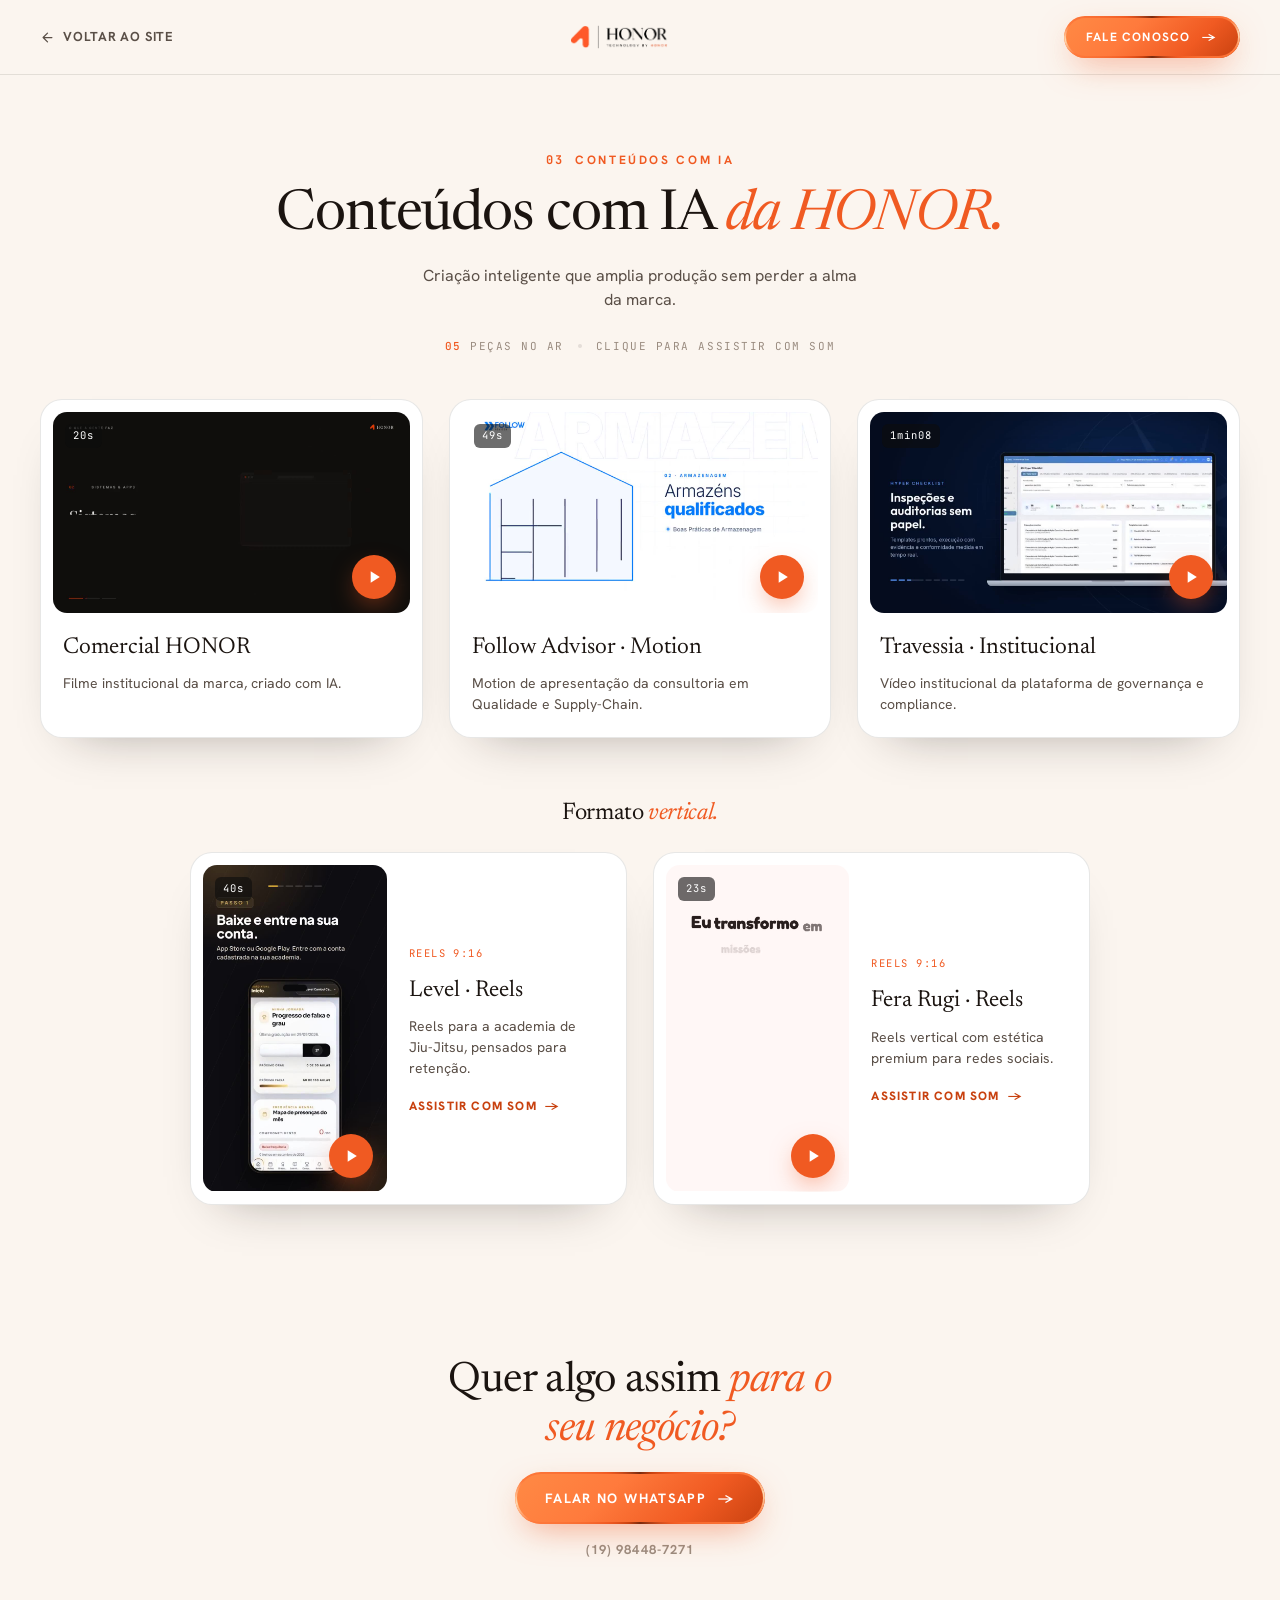
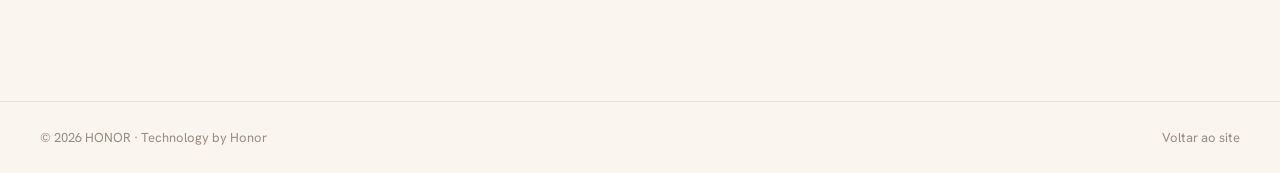
<file: conteudos-ia.html>
<!DOCTYPE html>
<html lang="pt-BR">
<head>
<meta charset="UTF-8" />
<meta name="viewport" content="width=device-width, initial-scale=1.0" />
<title>Conteúdos com IA · HONOR</title>
<meta name="description" content="Conteúdos criados com IA pela HONOR — criação inteligente que amplia produção sem perder a alma da marca." />
<link rel="preconnect" href="https://fonts.googleapis.com" />
<link rel="preconnect" href="https://fonts.gstatic.com" crossorigin />
<link href="https://fonts.googleapis.com/css2?family=Newsreader:ital,opsz,wght@0,6..72,400;0,6..72,500;0,6..72,600;1,6..72,400;1,6..72,500&family=Hanken+Grotesk:wght@400;500;700;800&family=JetBrains+Mono:wght@400;500&display=swap" rel="stylesheet" />
<link rel="stylesheet" href="styles.css" />
<link rel="stylesheet" href="gallery.css" />
<link rel="stylesheet" href="portfolio.css" />
</head>
<body>

<!-- Cabeçalho enxuto: as galerias são destino, não a home. O nav e o rodapé
     completos vivem só no index.html — copiá-los aqui criaria quatro cópias
     para manter. -->
<header class="gx-head">
  <div class="wrap gx-head-in">
    <a class="gx-back" href="index.html">
      <svg width="15" height="15" viewBox="0 0 24 24" fill="none" stroke="currentColor" stroke-width="2" stroke-linecap="round" stroke-linejoin="round" aria-hidden="true"><path d="M19 12H5M12 19l-7-7 7-7"/></svg>
      Voltar ao site
    </a>
    <a class="gx-logo" href="index.html" aria-label="HONOR — página inicial">
      <img src="assets/logo-full.png" alt="HONOR" />
    </a>
    <a class="btn btn-fill gx-cta" href="https://wa.me/5519984487271?text=Ol%C3%A1%21%20Vim%20pelo%20site%20da%20HONOR%20e%20gostaria%20de%20falar%20sobre%20um%20projeto." target="_blank" rel="noopener">Fale conosco <span class="ar">&rarr;</span></a>
  </div>
</header>

<main class="gx-main">
  <div class="wrap gx-hero">
    <span class="eyebrow reveal"><i class="gx-num">03</i> Conteúdos com IA</span>
    <h1 class="h2 reveal d1">Conteúdos com IA <span class="ital">da HONOR.</span></h1>
    <p class="lead reveal d2">Criação inteligente que amplia produção sem perder a alma da marca.</p>
    <div class="gx-meta reveal d3">
      <span><b>05</b> peças no ar</span>
      <span class="gx-sep" aria-hidden="true"></span>
      <span>Clique para assistir com som</span>
    </div>
  </div>

  <!-- Cada peça toca muda ao passar o mouse; o clique abre o vídeo com som no lightbox.
       Para uma peça nova: comprimir em assets/ia (mp4 + webm + jpg de capa) e copiar um .ia-card. -->
  <div class="wrap ia-wrap">
    <div class="ia-row">
    <button class="ia-card reveal d1" type="button" data-play="honor-comercial" data-ratio="16/9" aria-label="Assistir Comercial HONOR com som">
      <span class="ia-media">
          <video muted loop playsinline preload="none" poster="assets/ia/honor-comercial.jpg" data-hover>
            <source src="assets/ia/honor-comercial.webm" type="video/webm" />
            <source src="assets/ia/honor-comercial.mp4" type="video/mp4" />
          </video>
        <span class="ia-play" aria-hidden="true"><svg width="20" height="20" viewBox="0 0 24 24" fill="currentColor"><path d="M8 5v14l11-7z"/></svg></span>
        <span class="ia-dur">20s</span>
      </span>
      <span class="ia-t">Comercial HONOR</span>
      <span class="ia-d">Filme institucional da marca, criado com IA.</span>
    </button>
    <button class="ia-card reveal d2" type="button" data-play="follow-advisor" data-ratio="16/9" aria-label="Assistir Follow Advisor · Motion com som">
      <span class="ia-media">
          <video muted loop playsinline preload="none" poster="assets/ia/follow-advisor.jpg" data-hover>
            <source src="assets/ia/follow-advisor.webm" type="video/webm" />
            <source src="assets/ia/follow-advisor.mp4" type="video/mp4" />
          </video>
        <span class="ia-play" aria-hidden="true"><svg width="20" height="20" viewBox="0 0 24 24" fill="currentColor"><path d="M8 5v14l11-7z"/></svg></span>
        <span class="ia-dur">49s</span>
      </span>
      <span class="ia-t">Follow Advisor · Motion</span>
      <span class="ia-d">Motion de apresentação da consultoria em Qualidade e Supply-Chain.</span>
    </button>
    <button class="ia-card reveal d3" type="button" data-play="travessia" data-ratio="16/9" aria-label="Assistir Travessia · Institucional com som">
      <span class="ia-media">
          <video muted loop playsinline preload="none" poster="assets/ia/travessia.jpg" data-hover>
            <source src="assets/ia/travessia.webm" type="video/webm" />
            <source src="assets/ia/travessia.mp4" type="video/mp4" />
          </video>
        <span class="ia-play" aria-hidden="true"><svg width="20" height="20" viewBox="0 0 24 24" fill="currentColor"><path d="M8 5v14l11-7z"/></svg></span>
        <span class="ia-dur">1min08</span>
      </span>
      <span class="ia-t">Travessia · Institucional</span>
      <span class="ia-d">Vídeo institucional da plataforma de governança e compliance.</span>
    </button>
    </div>
    <h2 class="ia-sub reveal">Formato <span class="ital">vertical.</span></h2>
    <div class="ia-row ia-row--v">
    <button class="ia-card ia-card--v reveal d1" type="button" data-play="level-reels" data-ratio="9/16" aria-label="Assistir Level · Reels com som">
      <span class="ia-media">
          <video muted loop playsinline preload="none" poster="assets/ia/level-reels.jpg" data-hover>
            <source src="assets/ia/level-reels.webm" type="video/webm" />
            <source src="assets/ia/level-reels.mp4" type="video/mp4" />
          </video>
        <span class="ia-play" aria-hidden="true"><svg width="20" height="20" viewBox="0 0 24 24" fill="currentColor"><path d="M8 5v14l11-7z"/></svg></span>
        <span class="ia-dur">40s</span>
      </span>
      <span class="ia-txt">
        <span class="ia-tag">Reels 9:16</span>
        <span class="ia-t">Level · Reels</span>
        <span class="ia-d">Reels para a academia de Jiu-Jitsu, pensados para retenção.</span>
        <span class="ia-go">Assistir com som <b class="ar">&rarr;</b></span>
      </span>
    </button>
    <button class="ia-card ia-card--v reveal d2" type="button" data-play="fera-rugi" data-ratio="9/16" aria-label="Assistir Fera Rugi · Reels com som">
      <span class="ia-media">
          <video muted loop playsinline preload="none" poster="assets/ia/fera-rugi.jpg" data-hover>
            <source src="assets/ia/fera-rugi.webm" type="video/webm" />
            <source src="assets/ia/fera-rugi.mp4" type="video/mp4" />
          </video>
        <span class="ia-play" aria-hidden="true"><svg width="20" height="20" viewBox="0 0 24 24" fill="currentColor"><path d="M8 5v14l11-7z"/></svg></span>
        <span class="ia-dur">23s</span>
      </span>
      <span class="ia-txt">
        <span class="ia-tag">Reels 9:16</span>
        <span class="ia-t">Fera Rugi · Reels</span>
        <span class="ia-d">Reels vertical com estética premium para redes sociais.</span>
        <span class="ia-go">Assistir com som <b class="ar">&rarr;</b></span>
      </span>
    </button>
    </div>
  </div>

  <div class="ia-lb" id="iaLb" hidden role="dialog" aria-modal="true" aria-label="Player de vídeo">
    <button class="ia-lb-x" type="button" aria-label="Fechar">&times;</button>
    <video id="iaLbVid" controls playsinline></video>
  </div>

  <div class="wrap gx-foot-cta reveal">
    <h2>Quer algo assim <span class="ital">para o seu negócio?</span></h2>
    <a class="btn btn-fill" href="https://wa.me/5519984487271?text=Ol%C3%A1%21%20Vim%20pelo%20site%20da%20HONOR%20e%20gostaria%20de%20falar%20sobre%20um%20projeto." target="_blank" rel="noopener">Falar no WhatsApp <span class="ar">&rarr;</span></a>
    <a class="gx-phone" href="https://wa.me/5519984487271?text=Ol%C3%A1%21%20Vim%20pelo%20site%20da%20HONOR%20e%20gostaria%20de%20falar%20sobre%20um%20projeto." target="_blank" rel="noopener">(19) 98448-7271</a>
  </div>
</main>

<footer class="gx-footer">
  <div class="wrap gx-footer-in">
    <span>&copy; 2026 HONOR · Technology by Honor</span>
    <a href="index.html">Voltar ao site</a>
  </div>
</footer>

<script src="app.js"></script>
<script src="portfolio.js"></script>
<script>
(function(){
  var lb=document.getElementById("iaLb"), v=document.getElementById("iaLbVid"), last=null;
  function close(){ v.pause(); v.removeAttribute("src"); v.load(); lb.hidden=true; document.body.style.overflow=""; if(last) last.focus(); }
  document.querySelectorAll("[data-play]").forEach(function(b){
    b.addEventListener("click", function(){
      last=b; var n=b.dataset.play, r=b.dataset.ratio;
      v.className = r==="9/16" ? "is-v" : "";
      v.src = "assets/ia/"+n+(v.canPlayType('video/mp4; codecs="avc1.42E01E"') ? ".mp4" : ".webm");
      lb.hidden=false; document.body.style.overflow="hidden";
      v.muted=false; var p=v.play(); if(p&&p.catch) p.catch(function(){});
      lb.querySelector(".ia-lb-x").focus();
    });
  });
  lb.addEventListener("click", function(e){ if(e.target!==v) close(); });
  document.addEventListener("keydown", function(e){ if(e.key==="Escape" && !lb.hidden) close(); });
})();
</script>
</body>
</html>
</file>
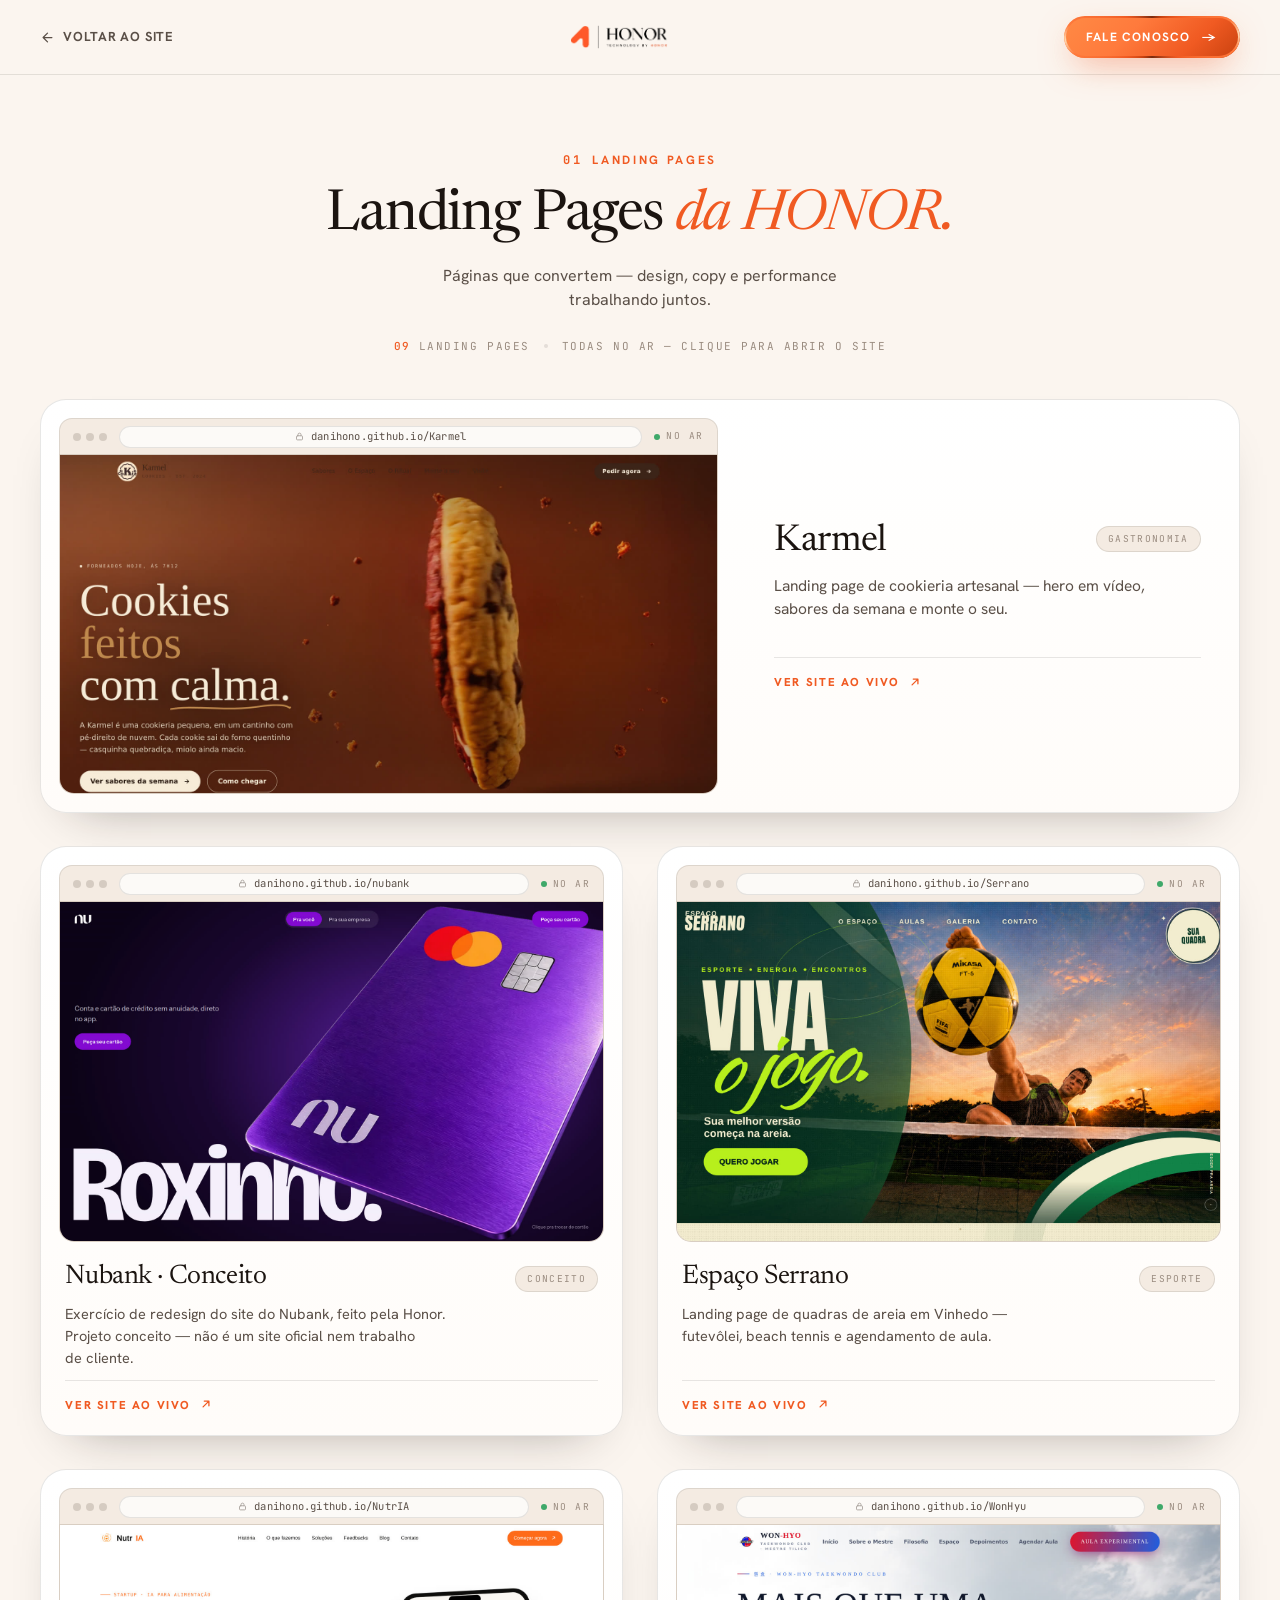
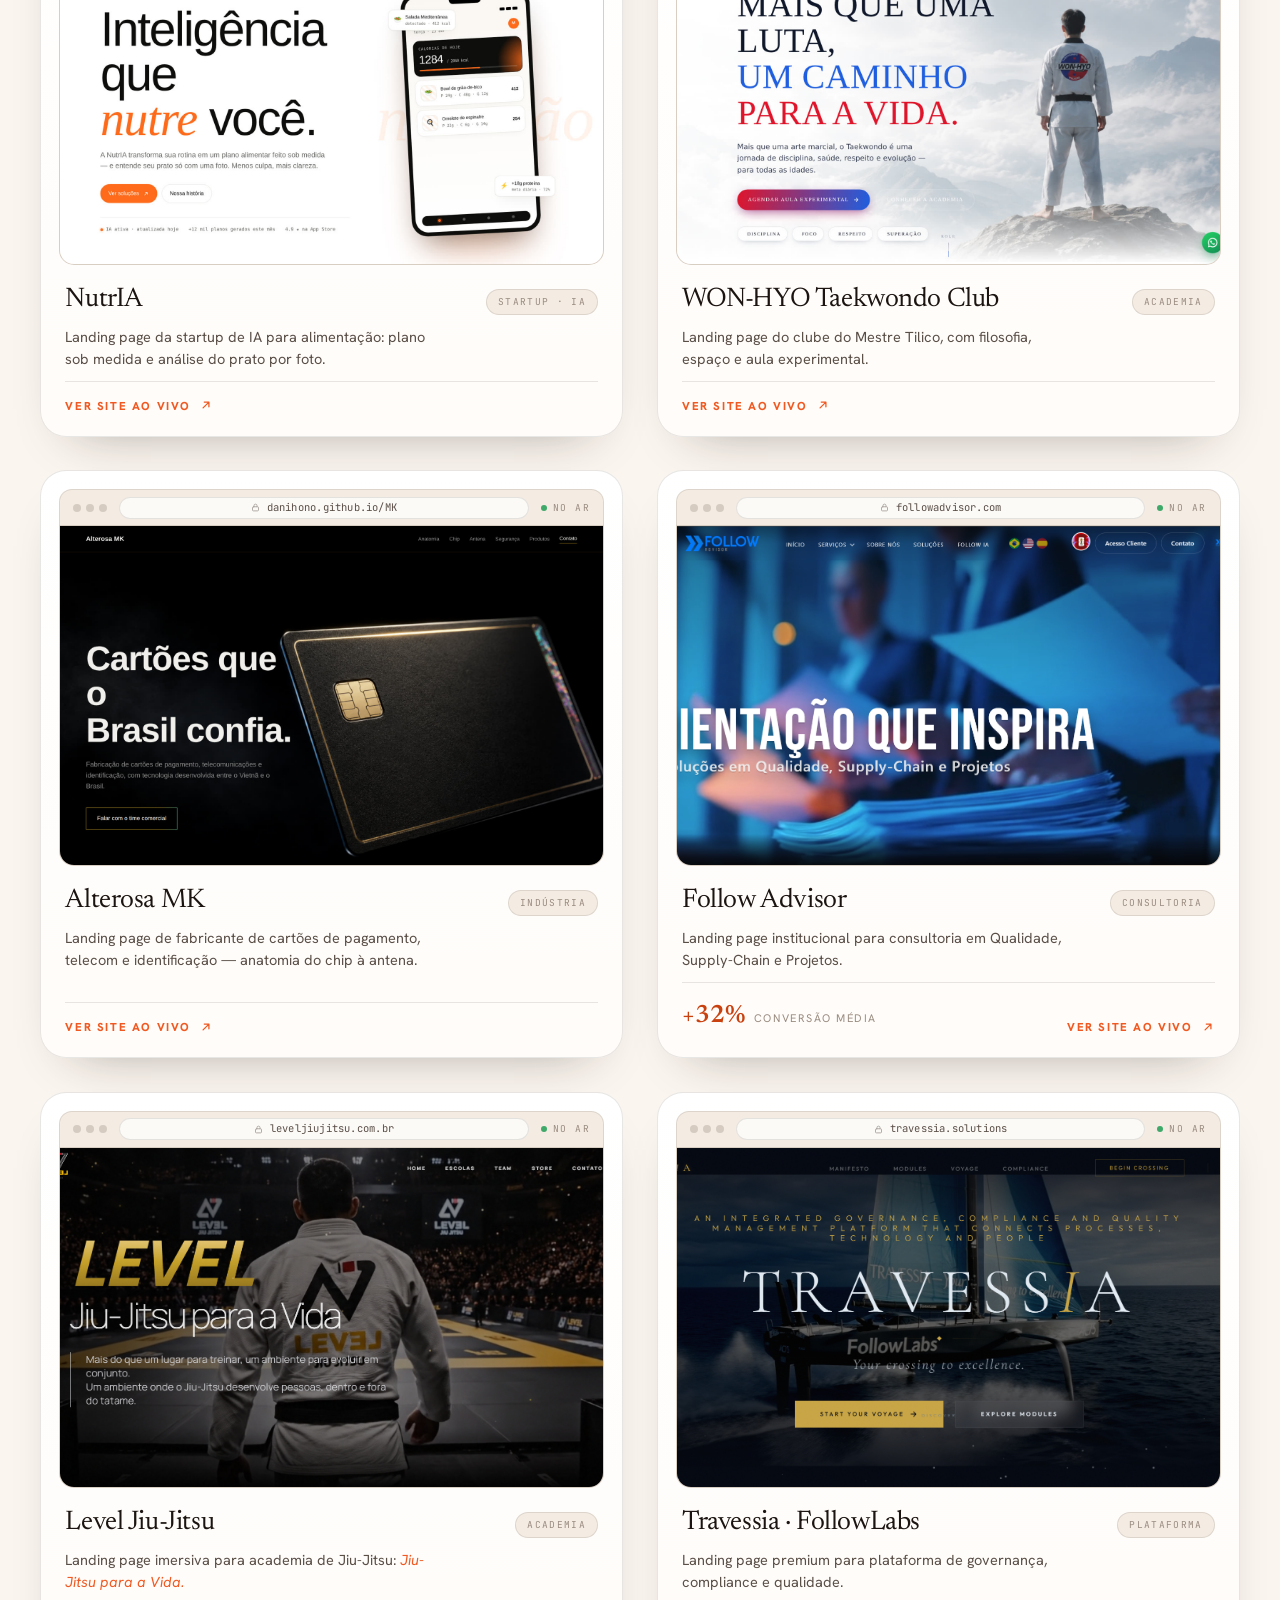
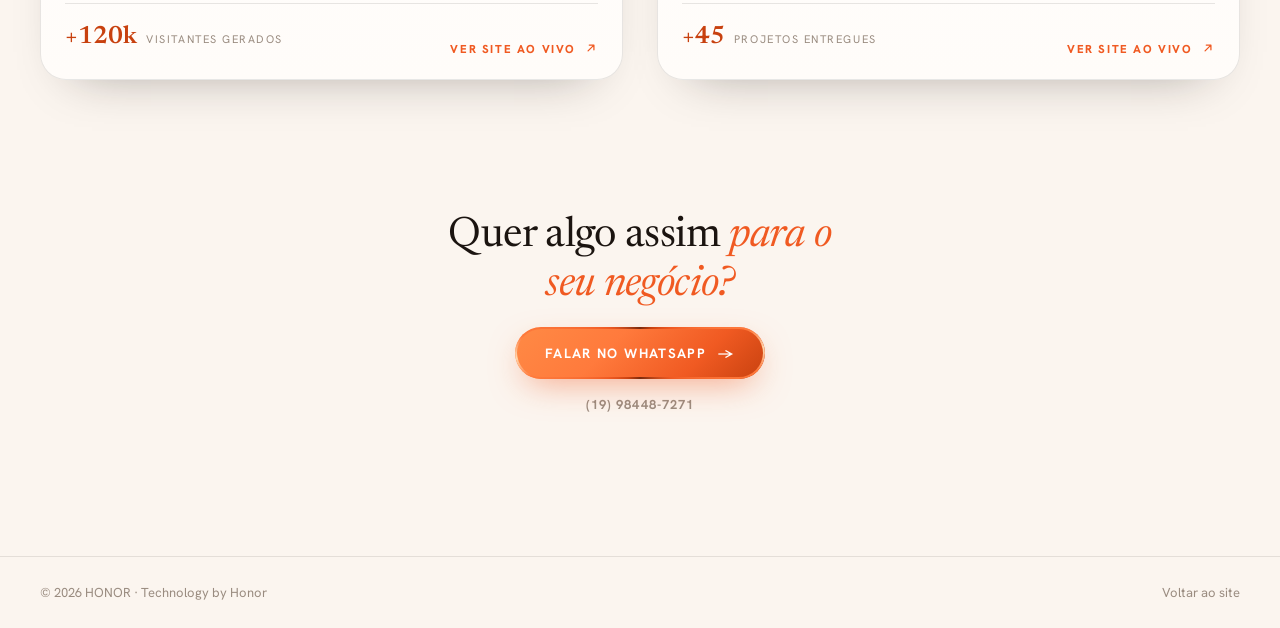
<file: landing-pages.html>
<!DOCTYPE html>
<html lang="pt-BR">
<head>
<meta charset="UTF-8" />
<meta name="viewport" content="width=device-width, initial-scale=1.0" />
<title>Landing Pages · HONOR</title>
<meta name="description" content="Landing pages criadas pela HONOR — páginas que convertem, com design, copy e performance trabalhando juntos." />
<link rel="preconnect" href="https://fonts.googleapis.com" />
<link rel="preconnect" href="https://fonts.gstatic.com" crossorigin />
<link href="https://fonts.googleapis.com/css2?family=Newsreader:ital,opsz,wght@0,6..72,400;0,6..72,500;0,6..72,600;1,6..72,400;1,6..72,500&family=Hanken+Grotesk:wght@400;500;700;800&family=JetBrains+Mono:wght@400;500&display=swap" rel="stylesheet" />
<link rel="stylesheet" href="styles.css" />
<link rel="stylesheet" href="gallery.css" />
</head>
<body>

<!-- Cabeçalho enxuto: as galerias são destino, não a home. O nav e o rodapé
     completos vivem só no index.html — copiá-los aqui criaria quatro cópias
     para manter. -->
<header class="gx-head">
  <div class="wrap gx-head-in">
    <a class="gx-back" href="index.html">
      <svg width="15" height="15" viewBox="0 0 24 24" fill="none" stroke="currentColor" stroke-width="2" stroke-linecap="round" stroke-linejoin="round" aria-hidden="true"><path d="M19 12H5M12 19l-7-7 7-7"/></svg>
      Voltar ao site
    </a>
    <a class="gx-logo" href="index.html" aria-label="HONOR — página inicial">
      <img src="assets/logo-full.png" alt="HONOR" />
    </a>
    <a class="btn btn-fill gx-cta" href="https://wa.me/5519984487271?text=Ol%C3%A1%21%20Vim%20pelo%20site%20da%20HONOR%20e%20gostaria%20de%20falar%20sobre%20um%20projeto." target="_blank" rel="noopener">Fale conosco <span class="ar">&rarr;</span></a>
  </div>
</header>

<main class="gx-main">
  <div class="wrap gx-hero">
    <span class="eyebrow reveal"><i class="gx-num">01</i> Landing Pages</span>
    <h1 class="h2 reveal d1">Landing Pages <span class="ital">da HONOR.</span></h1>
    <p class="lead reveal d2">Páginas que convertem — design, copy e performance trabalhando juntos.</p>
    <div class="gx-meta reveal d3">
      <span><b>09</b> landing pages</span>
      <span class="gx-sep" aria-hidden="true"></span>
      <span>todas no ar — clique para abrir o site</span>
    </div>
  </div>

  <!-- Cada peça é um card-janela: barra com o domínio real, preview da home
       e o card inteiro é o link, abrindo o site em aba nova. Todas as oito
       estão no ar — copie um bloco inteiro para acrescentar a próxima e
       troque href, domínio da .pf-url, título, tag, descrição e o src do
       preview. Um projeto sem link publicado ainda vira <article> com a
       classe is-pending (ver sistemas.html): o card mostra a peça e não
       promete um clique que não existe. -->
  <div class="wrap pf-grid">
    <a class="pf-card reveal d1 pf-card--wide" href="https://danihono.github.io/Karmel/" target="_blank" rel="noopener" aria-label="Abrir Karmel em uma nova aba — danihono.github.io/Karmel">
      <div class="pf-window">
        <div class="pf-bar" aria-hidden="true">
          <span class="pf-dots"><i></i><i></i><i></i></span>
          <span class="pf-url"><svg width="9" height="9" viewBox="0 0 24 24" fill="none" stroke="currentColor" stroke-width="2.4" stroke-linecap="round" stroke-linejoin="round" aria-hidden="true"><rect x="4" y="10" width="16" height="11" rx="2.4"/><path d="M8 10V7a4 4 0 0 1 8 0v3"/></svg>danihono.github.io/Karmel</span>
          <span class="pf-live">no ar</span>
        </div>
        <div class="pf-frame">
          <img class="pf-shot" src="assets/case-karmel.jpg" alt="Preview de Karmel — hero em vídeo com o cookie saindo do forno" loading="lazy" decoding="async" />
          <span class="pf-glare" aria-hidden="true"></span>
          <span class="pf-open">Abrir site <svg width="14" height="14" viewBox="0 0 24 24" fill="none" stroke="currentColor" stroke-width="2.2" stroke-linecap="round" stroke-linejoin="round" aria-hidden="true"><path d="M7 17L17 7M9 7h8v8"/></svg></span>
        </div>
      </div>
      <div class="pf-body">
        <div class="pf-head">
          <h2>Karmel</h2>
          <span class="pf-tag">Gastronomia</span>
        </div>
        <p>Landing page de cookieria artesanal — hero em vídeo, sabores da semana e monte o seu.</p>
        <div class="pf-foot">
          <span class="pf-go">Ver site ao vivo <svg width="14" height="14" viewBox="0 0 24 24" fill="none" stroke="currentColor" stroke-width="2.2" stroke-linecap="round" stroke-linejoin="round" aria-hidden="true"><path d="M7 17L17 7M9 7h8v8"/></svg></span>
        </div>
      </div>
    </a>
    <a class="pf-card reveal d2" href="https://danihono.github.io/nubank/" target="_blank" rel="noopener" aria-label="Abrir Nubank · Conceito em uma nova aba — danihono.github.io/nubank">
      <div class="pf-window">
        <div class="pf-bar" aria-hidden="true">
          <span class="pf-dots"><i></i><i></i><i></i></span>
          <span class="pf-url"><svg width="9" height="9" viewBox="0 0 24 24" fill="none" stroke="currentColor" stroke-width="2.4" stroke-linecap="round" stroke-linejoin="round" aria-hidden="true"><rect x="4" y="10" width="16" height="11" rx="2.4"/><path d="M8 10V7a4 4 0 0 1 8 0v3"/></svg>danihono.github.io/nubank</span>
          <span class="pf-live">no ar</span>
        </div>
        <div class="pf-frame">
          <img class="pf-shot" src="assets/case-nubank.jpg" alt="Preview de Nubank · Conceito — hero com o cartão roxinho girando" loading="lazy" decoding="async" />
          <span class="pf-glare" aria-hidden="true"></span>
          <span class="pf-open">Abrir site <svg width="14" height="14" viewBox="0 0 24 24" fill="none" stroke="currentColor" stroke-width="2.2" stroke-linecap="round" stroke-linejoin="round" aria-hidden="true"><path d="M7 17L17 7M9 7h8v8"/></svg></span>
        </div>
      </div>
      <div class="pf-body">
        <div class="pf-head">
          <h2>Nubank · Conceito</h2>
          <span class="pf-tag">Conceito</span>
        </div>
        <p>Exercício de redesign do site do Nubank, feito pela Honor. Projeto conceito — não é um site oficial nem trabalho de cliente.</p>
        <div class="pf-foot">
          <span class="pf-go">Ver site ao vivo <svg width="14" height="14" viewBox="0 0 24 24" fill="none" stroke="currentColor" stroke-width="2.2" stroke-linecap="round" stroke-linejoin="round" aria-hidden="true"><path d="M7 17L17 7M9 7h8v8"/></svg></span>
        </div>
      </div>
    </a>
    <a class="pf-card reveal d3" href="https://danihono.github.io/Serrano/" target="_blank" rel="noopener" aria-label="Abrir Espaço Serrano em uma nova aba — danihono.github.io/Serrano">
      <div class="pf-window">
        <div class="pf-bar" aria-hidden="true">
          <span class="pf-dots"><i></i><i></i><i></i></span>
          <span class="pf-url"><svg width="9" height="9" viewBox="0 0 24 24" fill="none" stroke="currentColor" stroke-width="2.4" stroke-linecap="round" stroke-linejoin="round" aria-hidden="true"><rect x="4" y="10" width="16" height="11" rx="2.4"/><path d="M8 10V7a4 4 0 0 1 8 0v3"/></svg>danihono.github.io/Serrano</span>
          <span class="pf-live">no ar</span>
        </div>
        <div class="pf-frame">
          <img class="pf-shot" src="assets/case-serrano.jpg" alt="Preview de Espaço Serrano — hero com atleta de futevôlei ao pôr do sol" loading="lazy" decoding="async" />
          <span class="pf-glare" aria-hidden="true"></span>
          <span class="pf-open">Abrir site <svg width="14" height="14" viewBox="0 0 24 24" fill="none" stroke="currentColor" stroke-width="2.2" stroke-linecap="round" stroke-linejoin="round" aria-hidden="true"><path d="M7 17L17 7M9 7h8v8"/></svg></span>
        </div>
      </div>
      <div class="pf-body">
        <div class="pf-head">
          <h2>Espaço Serrano</h2>
          <span class="pf-tag">Esporte</span>
        </div>
        <p>Landing page de quadras de areia em Vinhedo — futevôlei, beach tennis e agendamento de aula.</p>
        <div class="pf-foot">
          <span class="pf-go">Ver site ao vivo <svg width="14" height="14" viewBox="0 0 24 24" fill="none" stroke="currentColor" stroke-width="2.2" stroke-linecap="round" stroke-linejoin="round" aria-hidden="true"><path d="M7 17L17 7M9 7h8v8"/></svg></span>
        </div>
      </div>
    </a>
    <a class="pf-card reveal d4" href="https://danihono.github.io/NutrIA/" target="_blank" rel="noopener" aria-label="Abrir NutrIA em uma nova aba — danihono.github.io/NutrIA">
      <div class="pf-window">
        <div class="pf-bar" aria-hidden="true">
          <span class="pf-dots"><i></i><i></i><i></i></span>
          <span class="pf-url"><svg width="9" height="9" viewBox="0 0 24 24" fill="none" stroke="currentColor" stroke-width="2.4" stroke-linecap="round" stroke-linejoin="round" aria-hidden="true"><rect x="4" y="10" width="16" height="11" rx="2.4"/><path d="M8 10V7a4 4 0 0 1 8 0v3"/></svg>danihono.github.io/NutrIA</span>
          <span class="pf-live">no ar</span>
        </div>
        <div class="pf-frame">
          <img class="pf-shot" src="assets/case-nutria.jpg" alt="Preview de NutrIA — hero com o app de plano alimentar" loading="lazy" decoding="async" />
          <span class="pf-glare" aria-hidden="true"></span>
          <span class="pf-open">Abrir site <svg width="14" height="14" viewBox="0 0 24 24" fill="none" stroke="currentColor" stroke-width="2.2" stroke-linecap="round" stroke-linejoin="round" aria-hidden="true"><path d="M7 17L17 7M9 7h8v8"/></svg></span>
        </div>
      </div>
      <div class="pf-body">
        <div class="pf-head">
          <h2>NutrIA</h2>
          <span class="pf-tag">Startup · IA</span>
        </div>
        <p>Landing page da startup de IA para alimentação: plano sob medida e análise do prato por foto.</p>
        <div class="pf-foot">
          <span class="pf-go">Ver site ao vivo <svg width="14" height="14" viewBox="0 0 24 24" fill="none" stroke="currentColor" stroke-width="2.2" stroke-linecap="round" stroke-linejoin="round" aria-hidden="true"><path d="M7 17L17 7M9 7h8v8"/></svg></span>
        </div>
      </div>
    </a>
    <a class="pf-card reveal d4" href="https://danihono.github.io/WonHyu/" target="_blank" rel="noopener" aria-label="Abrir WON-HYO Taekwondo Club em uma nova aba — danihono.github.io/WonHyu">
      <div class="pf-window">
        <div class="pf-bar" aria-hidden="true">
          <span class="pf-dots"><i></i><i></i><i></i></span>
          <span class="pf-url"><svg width="9" height="9" viewBox="0 0 24 24" fill="none" stroke="currentColor" stroke-width="2.4" stroke-linecap="round" stroke-linejoin="round" aria-hidden="true"><rect x="4" y="10" width="16" height="11" rx="2.4"/><path d="M8 10V7a4 4 0 0 1 8 0v3"/></svg>danihono.github.io/WonHyu</span>
          <span class="pf-live">no ar</span>
        </div>
        <div class="pf-frame">
          <img class="pf-shot" src="assets/case-wonhyo.jpg" alt="Preview de WON-HYO Taekwondo Club — hero do clube de Taekwondo do Mestre Tilico" loading="lazy" decoding="async" />
          <span class="pf-glare" aria-hidden="true"></span>
          <span class="pf-open">Abrir site <svg width="14" height="14" viewBox="0 0 24 24" fill="none" stroke="currentColor" stroke-width="2.2" stroke-linecap="round" stroke-linejoin="round" aria-hidden="true"><path d="M7 17L17 7M9 7h8v8"/></svg></span>
        </div>
      </div>
      <div class="pf-body">
        <div class="pf-head">
          <h2>WON-HYO Taekwondo Club</h2>
          <span class="pf-tag">Academia</span>
        </div>
        <p>Landing page do clube do Mestre Tilico, com filosofia, espaço e aula experimental.</p>
        <div class="pf-foot">
          <span class="pf-go">Ver site ao vivo <svg width="14" height="14" viewBox="0 0 24 24" fill="none" stroke="currentColor" stroke-width="2.2" stroke-linecap="round" stroke-linejoin="round" aria-hidden="true"><path d="M7 17L17 7M9 7h8v8"/></svg></span>
        </div>
      </div>
    </a>
    <a class="pf-card reveal d4" href="https://danihono.github.io/MK/" target="_blank" rel="noopener" aria-label="Abrir Alterosa MK em uma nova aba — danihono.github.io/MK">
      <div class="pf-window">
        <div class="pf-bar" aria-hidden="true">
          <span class="pf-dots"><i></i><i></i><i></i></span>
          <span class="pf-url"><svg width="9" height="9" viewBox="0 0 24 24" fill="none" stroke="currentColor" stroke-width="2.4" stroke-linecap="round" stroke-linejoin="round" aria-hidden="true"><rect x="4" y="10" width="16" height="11" rx="2.4"/><path d="M8 10V7a4 4 0 0 1 8 0v3"/></svg>danihono.github.io/MK</span>
          <span class="pf-live">no ar</span>
        </div>
        <div class="pf-frame">
          <img class="pf-shot" src="assets/case-alterosa-mk.jpg" alt="Preview de Alterosa MK — hero com o cartão preto e o chip em close" loading="lazy" decoding="async" />
          <span class="pf-glare" aria-hidden="true"></span>
          <span class="pf-open">Abrir site <svg width="14" height="14" viewBox="0 0 24 24" fill="none" stroke="currentColor" stroke-width="2.2" stroke-linecap="round" stroke-linejoin="round" aria-hidden="true"><path d="M7 17L17 7M9 7h8v8"/></svg></span>
        </div>
      </div>
      <div class="pf-body">
        <div class="pf-head">
          <h2>Alterosa MK</h2>
          <span class="pf-tag">Indústria</span>
        </div>
        <p>Landing page de fabricante de cartões de pagamento, telecom e identificação — anatomia do chip à antena.</p>
        <div class="pf-foot">
          <span class="pf-go">Ver site ao vivo <svg width="14" height="14" viewBox="0 0 24 24" fill="none" stroke="currentColor" stroke-width="2.2" stroke-linecap="round" stroke-linejoin="round" aria-hidden="true"><path d="M7 17L17 7M9 7h8v8"/></svg></span>
        </div>
      </div>
    </a>
    <a class="pf-card reveal d4" href="https://www.followadvisor.com/" target="_blank" rel="noopener" aria-label="Abrir Follow Advisor em uma nova aba — followadvisor.com">
      <div class="pf-window">
        <div class="pf-bar" aria-hidden="true">
          <span class="pf-dots"><i></i><i></i><i></i></span>
          <span class="pf-url"><svg width="9" height="9" viewBox="0 0 24 24" fill="none" stroke="currentColor" stroke-width="2.4" stroke-linecap="round" stroke-linejoin="round" aria-hidden="true"><rect x="4" y="10" width="16" height="11" rx="2.4"/><path d="M8 10V7a4 4 0 0 1 8 0v3"/></svg>followadvisor.com</span>
          <span class="pf-live">no ar</span>
        </div>
        <div class="pf-frame">
          <img class="pf-shot" src="assets/case-follow-advisor.png" alt="Preview de Follow Advisor — hero da landing page institucional" loading="lazy" decoding="async" />
          <span class="pf-glare" aria-hidden="true"></span>
          <span class="pf-open">Abrir site <svg width="14" height="14" viewBox="0 0 24 24" fill="none" stroke="currentColor" stroke-width="2.2" stroke-linecap="round" stroke-linejoin="round" aria-hidden="true"><path d="M7 17L17 7M9 7h8v8"/></svg></span>
        </div>
      </div>
      <div class="pf-body">
        <div class="pf-head">
          <h2>Follow Advisor</h2>
          <span class="pf-tag">Consultoria</span>
        </div>
        <p>Landing page institucional para consultoria em Qualidade, Supply-Chain e Projetos.</p>
        <div class="pf-foot">
          <span class="pf-chip"><b>+32%</b><i>conversão média</i></span>
          <span class="pf-go">Ver site ao vivo <svg width="14" height="14" viewBox="0 0 24 24" fill="none" stroke="currentColor" stroke-width="2.2" stroke-linecap="round" stroke-linejoin="round" aria-hidden="true"><path d="M7 17L17 7M9 7h8v8"/></svg></span>
        </div>
      </div>
    </a>
    <a class="pf-card reveal d4" href="https://www.leveljiujitsu.com.br/" target="_blank" rel="noopener" aria-label="Abrir Level Jiu-Jitsu em uma nova aba — leveljiujitsu.com.br">
      <div class="pf-window">
        <div class="pf-bar" aria-hidden="true">
          <span class="pf-dots"><i></i><i></i><i></i></span>
          <span class="pf-url"><svg width="9" height="9" viewBox="0 0 24 24" fill="none" stroke="currentColor" stroke-width="2.4" stroke-linecap="round" stroke-linejoin="round" aria-hidden="true"><rect x="4" y="10" width="16" height="11" rx="2.4"/><path d="M8 10V7a4 4 0 0 1 8 0v3"/></svg>leveljiujitsu.com.br</span>
          <span class="pf-live">no ar</span>
        </div>
        <div class="pf-frame">
          <img class="pf-shot" src="assets/case-level.png" alt="Preview de Level Jiu-Jitsu — hero da landing page da academia" loading="lazy" decoding="async" />
          <span class="pf-glare" aria-hidden="true"></span>
          <span class="pf-open">Abrir site <svg width="14" height="14" viewBox="0 0 24 24" fill="none" stroke="currentColor" stroke-width="2.2" stroke-linecap="round" stroke-linejoin="round" aria-hidden="true"><path d="M7 17L17 7M9 7h8v8"/></svg></span>
        </div>
      </div>
      <div class="pf-body">
        <div class="pf-head">
          <h2>Level Jiu-Jitsu</h2>
          <span class="pf-tag">Academia</span>
        </div>
        <p>Landing page imersiva para academia de Jiu-Jitsu: <em class="ital">Jiu-Jitsu para a Vida.</em></p>
        <div class="pf-foot">
          <span class="pf-chip"><b>+120k</b><i>visitantes gerados</i></span>
          <span class="pf-go">Ver site ao vivo <svg width="14" height="14" viewBox="0 0 24 24" fill="none" stroke="currentColor" stroke-width="2.2" stroke-linecap="round" stroke-linejoin="round" aria-hidden="true"><path d="M7 17L17 7M9 7h8v8"/></svg></span>
        </div>
      </div>
    </a>
    <a class="pf-card reveal d4" href="https://travessia.solutions/" target="_blank" rel="noopener" aria-label="Abrir Travessia · FollowLabs em uma nova aba — travessia.solutions">
      <div class="pf-window">
        <div class="pf-bar" aria-hidden="true">
          <span class="pf-dots"><i></i><i></i><i></i></span>
          <span class="pf-url"><svg width="9" height="9" viewBox="0 0 24 24" fill="none" stroke="currentColor" stroke-width="2.4" stroke-linecap="round" stroke-linejoin="round" aria-hidden="true"><rect x="4" y="10" width="16" height="11" rx="2.4"/><path d="M8 10V7a4 4 0 0 1 8 0v3"/></svg>travessia.solutions</span>
          <span class="pf-live">no ar</span>
        </div>
        <div class="pf-frame">
          <img class="pf-shot" src="assets/case-travessia.png" alt="Preview de Travessia · FollowLabs — hero da landing page da plataforma" loading="lazy" decoding="async" />
          <span class="pf-glare" aria-hidden="true"></span>
          <span class="pf-open">Abrir site <svg width="14" height="14" viewBox="0 0 24 24" fill="none" stroke="currentColor" stroke-width="2.2" stroke-linecap="round" stroke-linejoin="round" aria-hidden="true"><path d="M7 17L17 7M9 7h8v8"/></svg></span>
        </div>
      </div>
      <div class="pf-body">
        <div class="pf-head">
          <h2>Travessia · FollowLabs</h2>
          <span class="pf-tag">Plataforma</span>
        </div>
        <p>Landing page premium para plataforma de governança, compliance e qualidade.</p>
        <div class="pf-foot">
          <span class="pf-chip"><b>+45</b><i>projetos entregues</i></span>
          <span class="pf-go">Ver site ao vivo <svg width="14" height="14" viewBox="0 0 24 24" fill="none" stroke="currentColor" stroke-width="2.2" stroke-linecap="round" stroke-linejoin="round" aria-hidden="true"><path d="M7 17L17 7M9 7h8v8"/></svg></span>
        </div>
      </div>
    </a>
  </div>

  <div class="wrap gx-foot-cta reveal">
    <h2>Quer algo assim <span class="ital">para o seu negócio?</span></h2>
    <a class="btn btn-fill" href="https://wa.me/5519984487271?text=Ol%C3%A1%21%20Vim%20pelo%20site%20da%20HONOR%20e%20gostaria%20de%20falar%20sobre%20um%20projeto." target="_blank" rel="noopener">Falar no WhatsApp <span class="ar">&rarr;</span></a>
    <a class="gx-phone" href="https://wa.me/5519984487271?text=Ol%C3%A1%21%20Vim%20pelo%20site%20da%20HONOR%20e%20gostaria%20de%20falar%20sobre%20um%20projeto." target="_blank" rel="noopener">(19) 98448-7271</a>
  </div>
</main>

<footer class="gx-footer">
  <div class="wrap gx-footer-in">
    <span>&copy; 2026 HONOR · Technology by Honor</span>
    <a href="index.html">Voltar ao site</a>
  </div>
</footer>

<script src="app.js"></script>
<script src="gallery.js"></script>
</body>
</html>
</file>
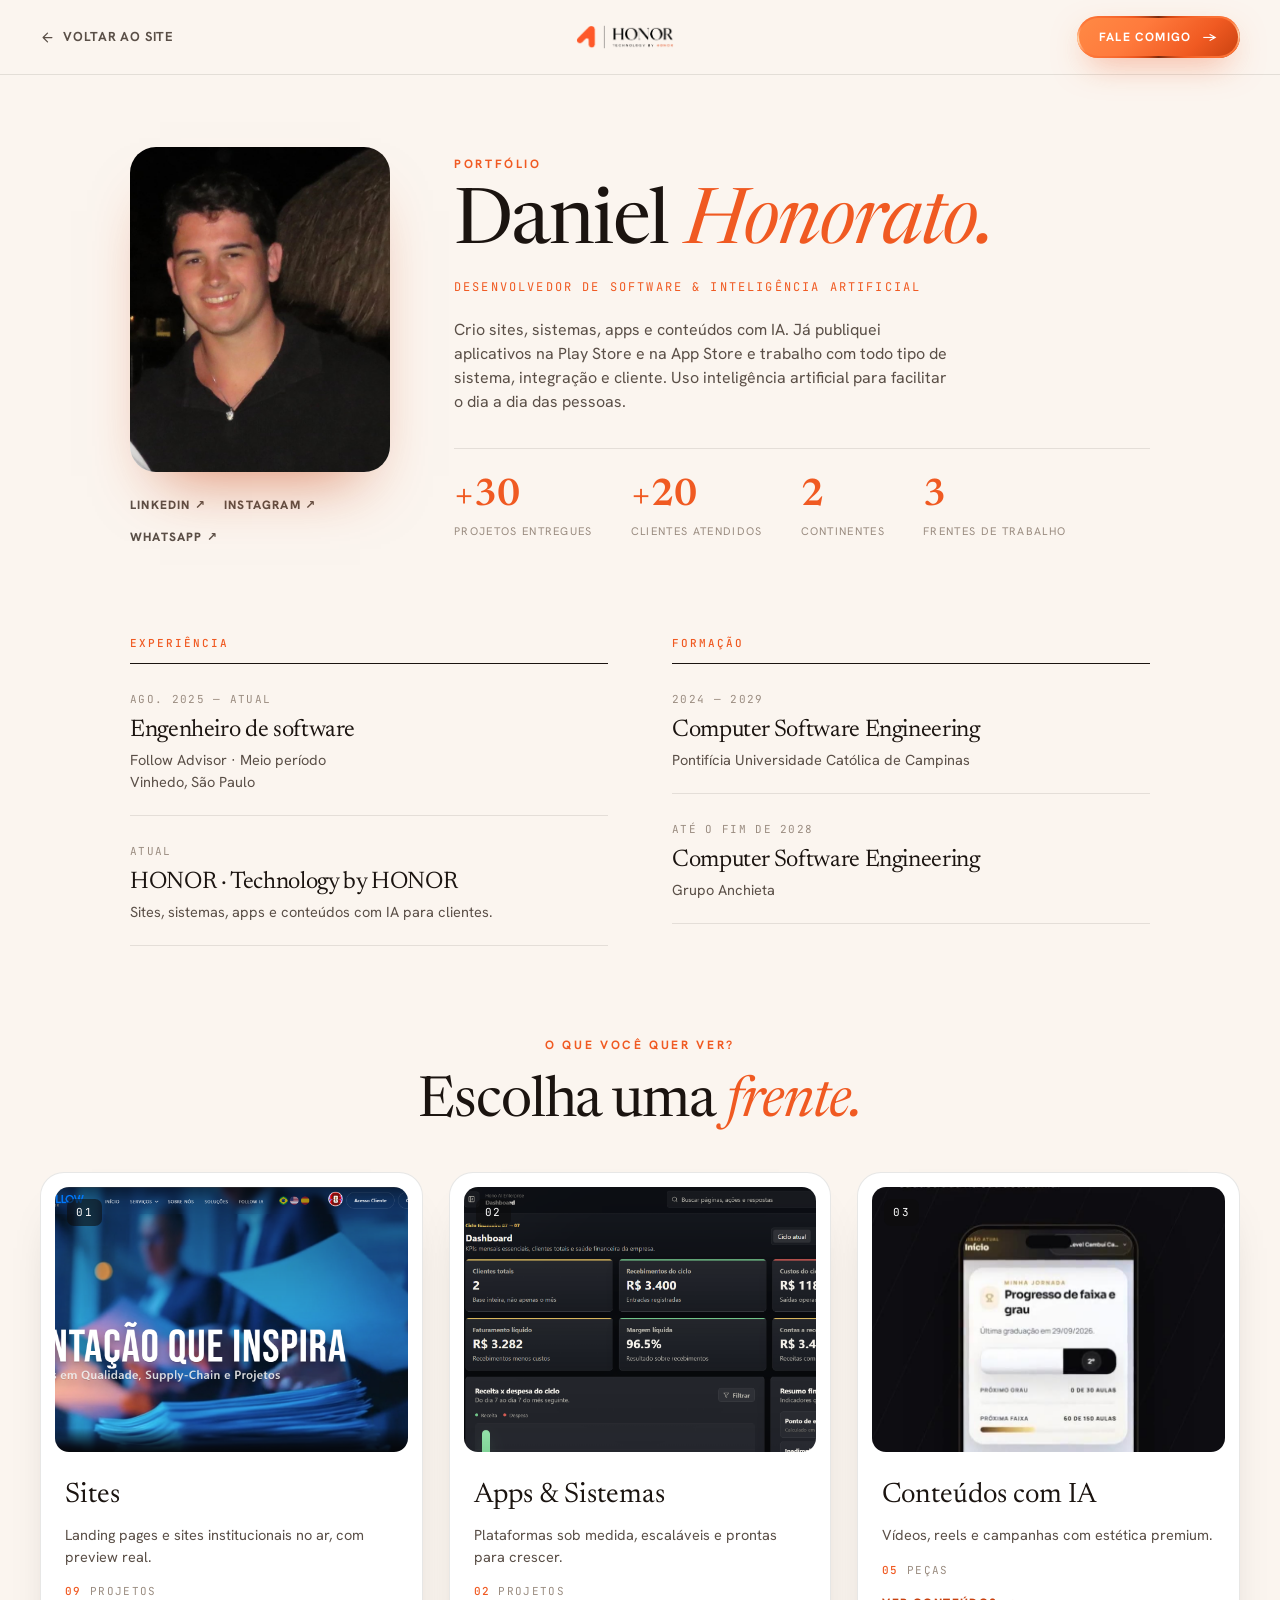
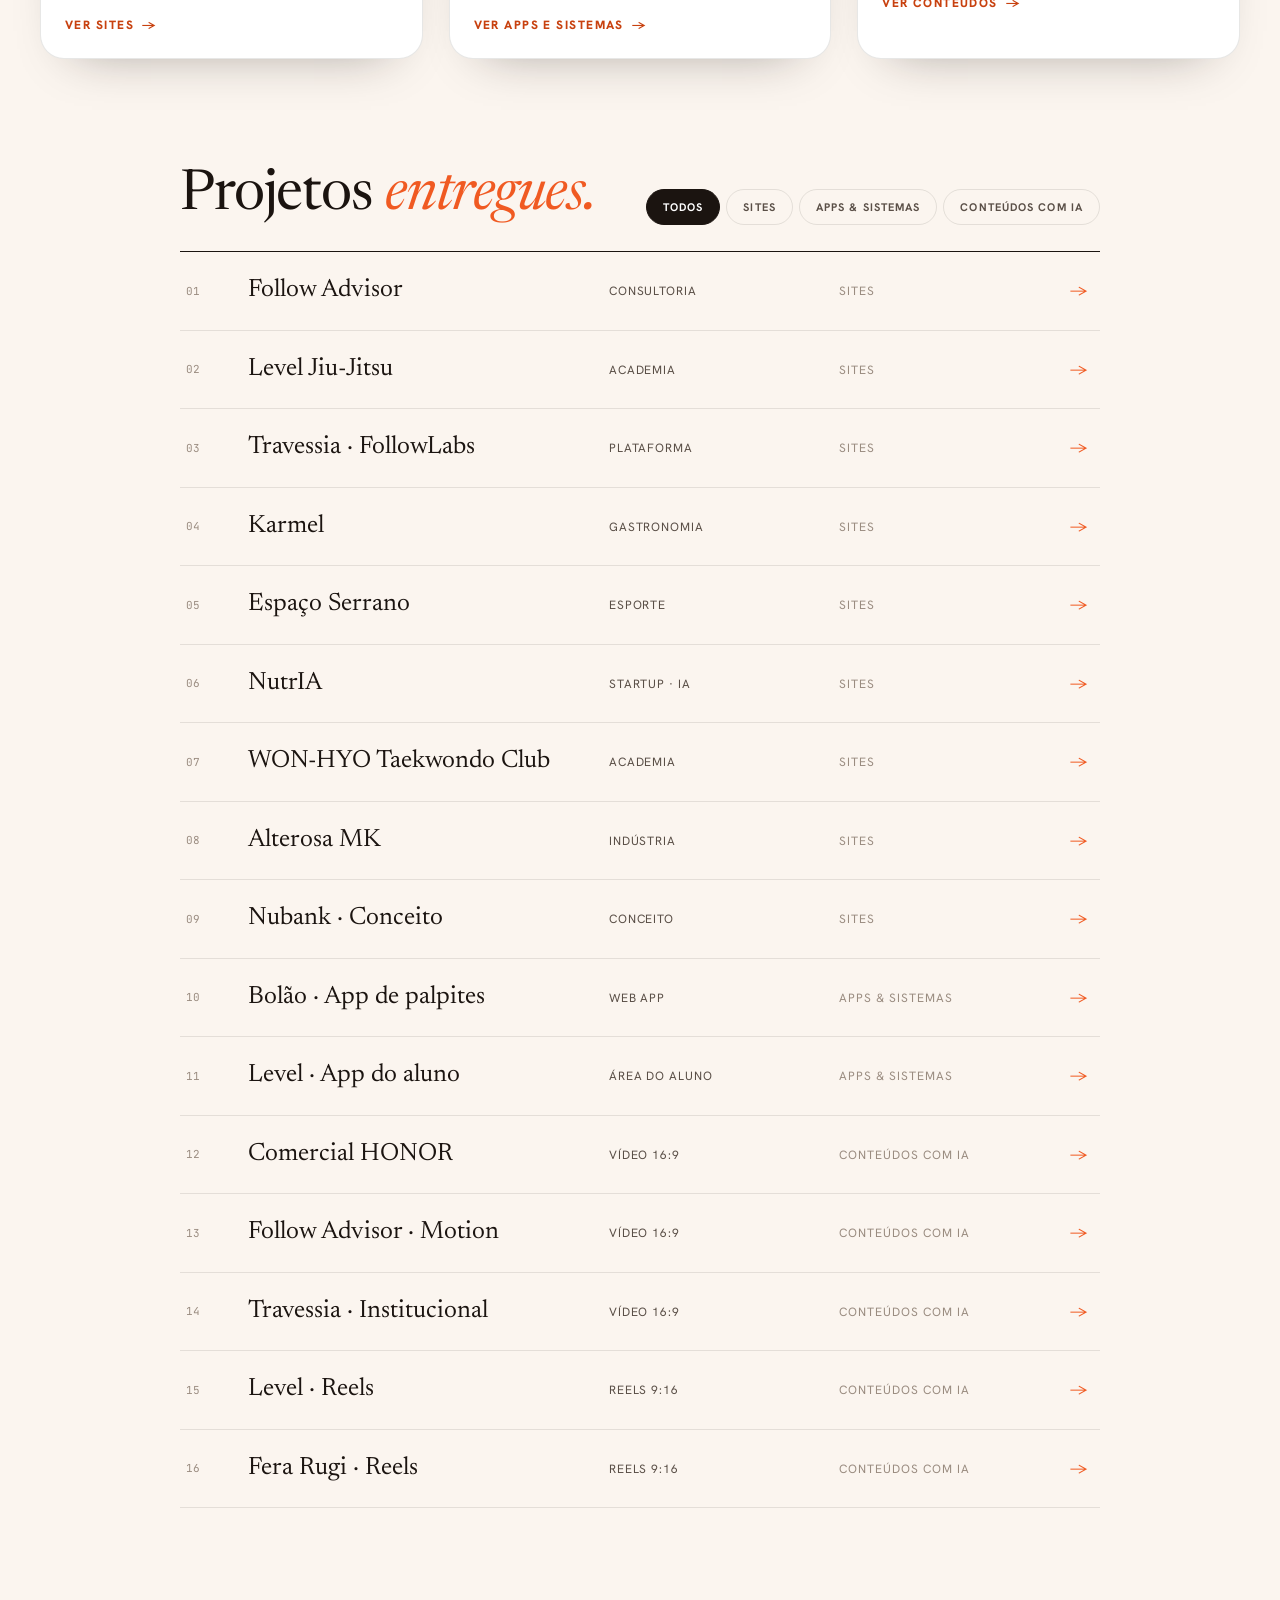
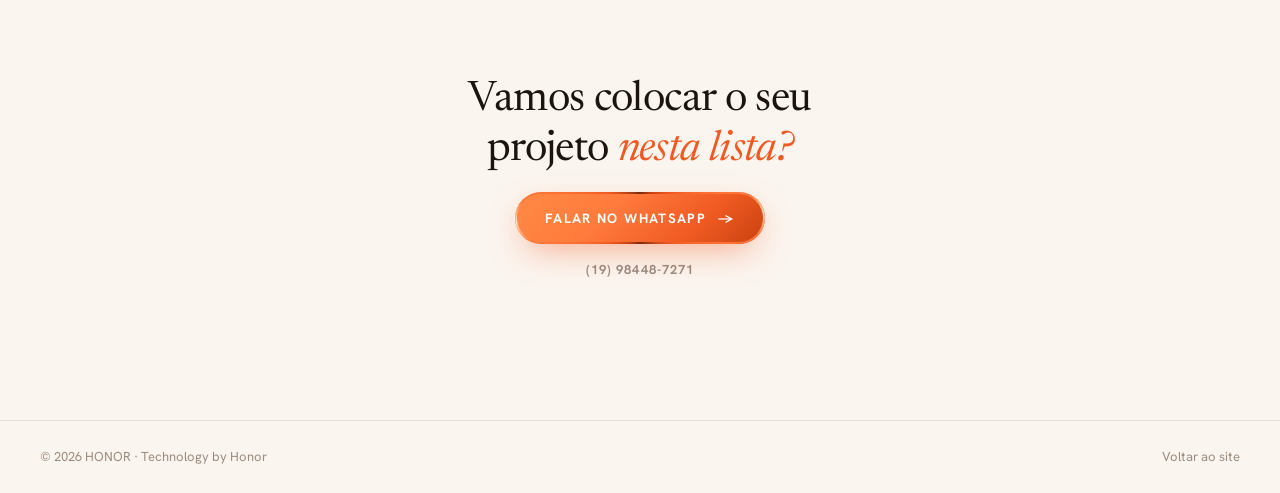
<file: portfolio.html>
<!DOCTYPE html>
<html lang="pt-BR">
<head>
<meta charset="UTF-8" />
<meta name="viewport" content="width=device-width, initial-scale=1.0" />
<title>Portfólio · Daniel Honorato · HONOR</title>
<meta name="description" content="Portfólio de Daniel Honorato — projetos entregues em sites, apps e sistemas e conteúdos com IA." />
<link rel="preconnect" href="https://fonts.googleapis.com" />
<link rel="preconnect" href="https://fonts.gstatic.com" crossorigin />
<link href="https://fonts.googleapis.com/css2?family=Newsreader:ital,opsz,wght@0,6..72,400;0,6..72,500;0,6..72,600;1,6..72,400;1,6..72,500&family=Hanken+Grotesk:wght@400;500;700;800&family=JetBrains+Mono:wght@400;500&display=swap" rel="stylesheet" />
<link rel="stylesheet" href="styles.css" />
<link rel="stylesheet" href="gallery.css" />
<link rel="stylesheet" href="portfolio.css" />
</head>
<body>

<header class="gx-head">
  <div class="wrap gx-head-in">
    <a class="gx-back" href="index.html">
      <svg width="15" height="15" viewBox="0 0 24 24" fill="none" stroke="currentColor" stroke-width="2" stroke-linecap="round" stroke-linejoin="round" aria-hidden="true"><path d="M19 12H5M12 19l-7-7 7-7"/></svg>
      Voltar ao site
    </a>
    <a class="gx-logo" href="index.html" aria-label="HONOR — página inicial"><img src="assets/logo-full.png" alt="HONOR" /></a>
    <a class="btn btn-fill gx-cta" href="https://wa.me/5519984487271?text=Ol%C3%A1%21%20Vim%20pelo%20site%20da%20HONOR%20e%20gostaria%20de%20falar%20sobre%20um%20projeto." target="_blank" rel="noopener">Fale comigo <span class="ar">&rarr;</span></a>
  </div>
</header>

<main class="gx-main">

  <!-- SOBRE -->
  <section class="wrap pf-about">
    <div class="ab-id reveal">
      <div class="ab-photo"><img src="assets/daniel.jpg" alt="Daniel Honorato" /></div>
      <ul class="ab-links">
        <li><a href="https://www.linkedin.com/in/daniel-honorato-27ba0933b/" target="_blank" rel="noopener">LinkedIn <span class="ar">&nearr;</span></a></li>
        <li><a href="https://www.instagram.com/ia.honor/" target="_blank" rel="noopener">Instagram <span class="ar">&nearr;</span></a></li>
        <li><a href="https://wa.me/5519984487271?text=Ol%C3%A1%21%20Vim%20pelo%20site%20da%20HONOR%20e%20gostaria%20de%20falar%20sobre%20um%20projeto." target="_blank" rel="noopener">WhatsApp <span class="ar">&nearr;</span></a></li>
      </ul>
    </div>
    <div class="ab-main">
      <span class="eyebrow reveal">Portfólio</span>
      <h1 class="h2 reveal d1">Daniel <span class="ital">Honorato.</span></h1>
      <p class="ab-role reveal d1">Desenvolvedor de Software &amp; Inteligência Artificial</p>
      <p class="lead reveal d2">Crio sites, sistemas, apps e conteúdos com IA. Já publiquei aplicativos na Play Store e na App Store e trabalho com todo tipo de sistema, integração e cliente. Uso inteligência artificial para facilitar o dia a dia das pessoas.</p>
      <dl class="ab-stats reveal d3">
        <div><dt>+30</dt><dd>projetos entregues</dd></div>
        <div><dt>+20</dt><dd>clientes atendidos</dd></div>
        <div><dt>2</dt><dd>continentes</dd></div>
        <div><dt>3</dt><dd>frentes de trabalho</dd></div>
      </dl>
    </div>
  </section>

  <!-- TRAJETÓRIA -->
  <section class="wrap pf-path">
    <div class="pa-col reveal">
      <h2 class="pa-h">Experiência</h2>
      <div class="pa-item">
        <span class="pa-when">ago. 2025 — atual</span>
        <h3>Engenheiro de software</h3>
        <p>Follow Advisor · Meio período<br>Vinhedo, São Paulo</p>
      </div>
      <div class="pa-item">
        <span class="pa-when">atual</span>
        <h3>HONOR · Technology by HONOR</h3>
        <p>Sites, sistemas, apps e conteúdos com IA para clientes.</p>
      </div>
    </div>
    <div class="pa-col reveal d1">
      <h2 class="pa-h">Formação</h2>
      <div class="pa-item">
        <span class="pa-when">2024 — 2029</span>
        <h3>Computer Software Engineering</h3>
        <p>Pontifícia Universidade Católica de Campinas</p>
      </div>
      <div class="pa-item">
        <span class="pa-when">até o fim de 2028</span>
        <h3>Computer Software Engineering</h3>
        <p>Grupo Anchieta</p>
      </div>
    </div>
  </section>

  <!-- ESCOLHA -->
  <section class="wrap pf-pick" id="escolha">
    <div class="sec-head">
      <span class="eyebrow reveal">O que você quer ver?</span>
      <h2 class="h2 reveal d1">Escolha uma <span class="ital">frente.</span></h2>
    </div>
    <div class="pk-grid">
      <a class="pk-card reveal d1" href="landing-pages.html">
        <span class="pk-n">01</span>
        <span class="pk-media pt-pan"><img src="assets/case-follow-advisor.png" alt="" loading="lazy" decoding="async" /></span>
        <span class="pk-t">Sites</span>
        <span class="pk-d">Landing pages e sites institucionais no ar, com preview real.</span>
        <span class="pk-c"><b>09</b> projetos</span>
        <span class="pk-go">Ver sites <b class="ar">&rarr;</b></span>
      </a>
      <a class="pk-card reveal d2" href="sistemas.html">
        <span class="pk-n">02</span>
        <span class="pk-media pt-pan"><img src="assets/app-crm.png" alt="" loading="lazy" decoding="async" /></span>
        <span class="pk-t">Apps &amp; Sistemas</span>
        <span class="pk-d">Plataformas sob medida, escaláveis e prontas para crescer.</span>
        <span class="pk-c"><b>02</b> projetos</span>
        <span class="pk-go">Ver apps e sistemas <b class="ar">&rarr;</b></span>
      </a>
      <a class="pk-card reveal d3" href="conteudos-ia.html">
        <span class="pk-n">03</span>
        <span class="pk-media">
          <video muted loop playsinline preload="none" poster="assets/ia/level-reels.jpg" data-hover>
            <source src="assets/ia/level-reels.webm" type="video/webm" />
            <source src="assets/ia/level-reels.mp4" type="video/mp4" />
          </video>
        </span>
        <span class="pk-t">Conteúdos com IA</span>
        <span class="pk-d">Vídeos, reels e campanhas com estética premium.</span>
        <span class="pk-c"><b>05</b> peças</span>
        <span class="pk-go">Ver conteúdos <b class="ar">&rarr;</b></span>
      </a>
    </div>
  </section>

  <!-- ÍNDICE -->
  <section class="wrap pf-index">
    <div class="ix-head reveal">
      <h2 class="h2">Projetos <span class="ital">entregues.</span></h2>
      <div class="ix-filter" role="group" aria-label="Filtrar por frente">
        <button type="button" class="is-on" data-f="all">Todos</button>
        <button type="button" data-f="Site">Sites</button>
        <button type="button" data-f="App">Apps &amp; Sistemas</button>
        <button type="button" data-f="IA">Conteúdos com IA</button>
      </div>
    </div>
    <div class="pj-list reveal d1" id="pjList">
      <a class="pj-row" href="landing-pages.html" data-cat="Site">
        <span class="pj-n">01</span>
        <span class="pj-name">Follow Advisor</span>
        <span class="pj-type">Consultoria</span>
        <span class="pj-cat">Sites</span>
        <span class="pj-ar ar" aria-hidden="true">&rarr;</span>
      </a>
      <a class="pj-row" href="landing-pages.html" data-cat="Site">
        <span class="pj-n">02</span>
        <span class="pj-name">Level Jiu-Jitsu</span>
        <span class="pj-type">Academia</span>
        <span class="pj-cat">Sites</span>
        <span class="pj-ar ar" aria-hidden="true">&rarr;</span>
      </a>
      <a class="pj-row" href="landing-pages.html" data-cat="Site">
        <span class="pj-n">03</span>
        <span class="pj-name">Travessia · FollowLabs</span>
        <span class="pj-type">Plataforma</span>
        <span class="pj-cat">Sites</span>
        <span class="pj-ar ar" aria-hidden="true">&rarr;</span>
      </a>
      <a class="pj-row" href="landing-pages.html" data-cat="Site">
        <span class="pj-n">04</span>
        <span class="pj-name">Karmel</span>
        <span class="pj-type">Gastronomia</span>
        <span class="pj-cat">Sites</span>
        <span class="pj-ar ar" aria-hidden="true">&rarr;</span>
      </a>
      <a class="pj-row" href="landing-pages.html" data-cat="Site">
        <span class="pj-n">05</span>
        <span class="pj-name">Espaço Serrano</span>
        <span class="pj-type">Esporte</span>
        <span class="pj-cat">Sites</span>
        <span class="pj-ar ar" aria-hidden="true">&rarr;</span>
      </a>
      <a class="pj-row" href="landing-pages.html" data-cat="Site">
        <span class="pj-n">06</span>
        <span class="pj-name">NutrIA</span>
        <span class="pj-type">Startup · IA</span>
        <span class="pj-cat">Sites</span>
        <span class="pj-ar ar" aria-hidden="true">&rarr;</span>
      </a>
      <a class="pj-row" href="landing-pages.html" data-cat="Site">
        <span class="pj-n">07</span>
        <span class="pj-name">WON-HYO Taekwondo Club</span>
        <span class="pj-type">Academia</span>
        <span class="pj-cat">Sites</span>
        <span class="pj-ar ar" aria-hidden="true">&rarr;</span>
      </a>
      <a class="pj-row" href="landing-pages.html" data-cat="Site">
        <span class="pj-n">08</span>
        <span class="pj-name">Alterosa MK</span>
        <span class="pj-type">Indústria</span>
        <span class="pj-cat">Sites</span>
        <span class="pj-ar ar" aria-hidden="true">&rarr;</span>
      </a>
      <a class="pj-row" href="landing-pages.html" data-cat="Site">
        <span class="pj-n">09</span>
        <span class="pj-name">Nubank · Conceito</span>
        <span class="pj-type">Conceito</span>
        <span class="pj-cat">Sites</span>
        <span class="pj-ar ar" aria-hidden="true">&rarr;</span>
      </a>
      <a class="pj-row" href="sistemas.html" data-cat="App">
        <span class="pj-n">10</span>
        <span class="pj-name">Bolão · App de palpites</span>
        <span class="pj-type">Web App</span>
        <span class="pj-cat">Apps &amp; Sistemas</span>
        <span class="pj-ar ar" aria-hidden="true">&rarr;</span>
      </a>
      <a class="pj-row" href="sistemas.html" data-cat="App">
        <span class="pj-n">11</span>
        <span class="pj-name">Level · App do aluno</span>
        <span class="pj-type">Área do aluno</span>
        <span class="pj-cat">Apps &amp; Sistemas</span>
        <span class="pj-ar ar" aria-hidden="true">&rarr;</span>
      </a>
      <a class="pj-row" href="conteudos-ia.html" data-cat="IA">
        <span class="pj-n">12</span>
        <span class="pj-name">Comercial HONOR</span>
        <span class="pj-type">Vídeo 16:9</span>
        <span class="pj-cat">Conteúdos com IA</span>
        <span class="pj-ar ar" aria-hidden="true">&rarr;</span>
      </a>
      <a class="pj-row" href="conteudos-ia.html" data-cat="IA">
        <span class="pj-n">13</span>
        <span class="pj-name">Follow Advisor · Motion</span>
        <span class="pj-type">Vídeo 16:9</span>
        <span class="pj-cat">Conteúdos com IA</span>
        <span class="pj-ar ar" aria-hidden="true">&rarr;</span>
      </a>
      <a class="pj-row" href="conteudos-ia.html" data-cat="IA">
        <span class="pj-n">14</span>
        <span class="pj-name">Travessia · Institucional</span>
        <span class="pj-type">Vídeo 16:9</span>
        <span class="pj-cat">Conteúdos com IA</span>
        <span class="pj-ar ar" aria-hidden="true">&rarr;</span>
      </a>
      <a class="pj-row" href="conteudos-ia.html" data-cat="IA">
        <span class="pj-n">15</span>
        <span class="pj-name">Level · Reels</span>
        <span class="pj-type">Reels 9:16</span>
        <span class="pj-cat">Conteúdos com IA</span>
        <span class="pj-ar ar" aria-hidden="true">&rarr;</span>
      </a>
      <a class="pj-row" href="conteudos-ia.html" data-cat="IA">
        <span class="pj-n">16</span>
        <span class="pj-name">Fera Rugi · Reels</span>
        <span class="pj-type">Reels 9:16</span>
        <span class="pj-cat">Conteúdos com IA</span>
        <span class="pj-ar ar" aria-hidden="true">&rarr;</span>
      </a>
    </div>
  </section>

  <div class="wrap gx-foot-cta reveal">
    <h2>Vamos colocar o seu projeto <span class="ital">nesta lista?</span></h2>
    <a class="btn btn-fill" href="https://wa.me/5519984487271?text=Ol%C3%A1%21%20Vim%20pelo%20site%20da%20HONOR%20e%20gostaria%20de%20falar%20sobre%20um%20projeto." target="_blank" rel="noopener">Falar no WhatsApp <span class="ar">&rarr;</span></a>
    <a class="gx-phone" href="https://wa.me/5519984487271?text=Ol%C3%A1%21%20Vim%20pelo%20site%20da%20HONOR%20e%20gostaria%20de%20falar%20sobre%20um%20projeto." target="_blank" rel="noopener">(19) 98448-7271</a>
  </div>
</main>

<footer class="gx-footer">
  <div class="wrap gx-footer-in">
    <span>&copy; 2026 HONOR · Technology by Honor</span>
    <a href="index.html">Voltar ao site</a>
  </div>
</footer>

<script src="app.js"></script>
<script src="portfolio.js"></script>
<script>
(function(){
  var btns=document.querySelectorAll(".ix-filter button"), rows=document.querySelectorAll(".pj-row");
  btns.forEach(function(b){ b.addEventListener("click",function(){
    btns.forEach(function(x){ x.classList.toggle("is-on", x===b); });
    rows.forEach(function(r){ r.hidden = b.dataset.f!=="all" && r.dataset.cat!==b.dataset.f; });
  }); });
})();
</script>
</body>
</html>
</file>
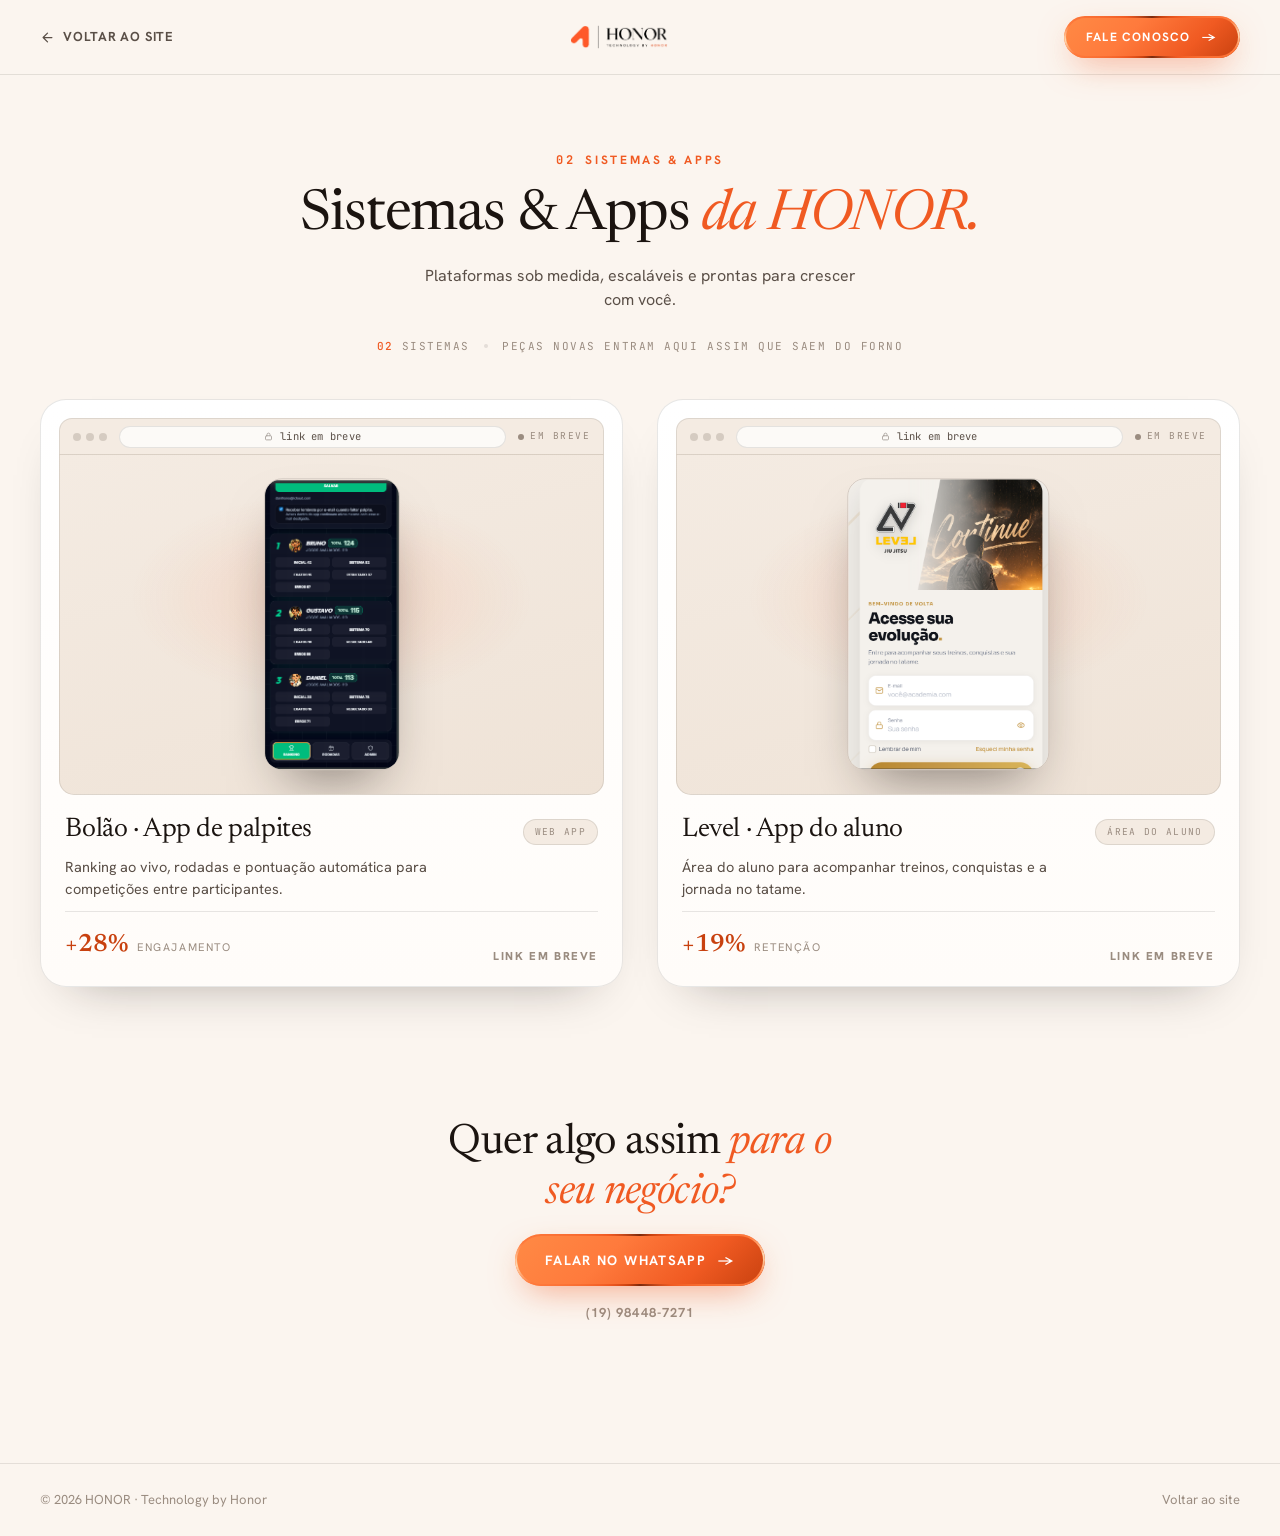
<file: sistemas.html>
<!DOCTYPE html>
<html lang="pt-BR">
<head>
<meta charset="UTF-8" />
<meta name="viewport" content="width=device-width, initial-scale=1.0" />
<title>Sistemas & Apps · HONOR</title>
<meta name="description" content="Sistemas e aplicativos criados pela HONOR — plataformas sob medida, escaláveis e prontas para crescer." />
<link rel="preconnect" href="https://fonts.googleapis.com" />
<link rel="preconnect" href="https://fonts.gstatic.com" crossorigin />
<link href="https://fonts.googleapis.com/css2?family=Newsreader:ital,opsz,wght@0,6..72,400;0,6..72,500;0,6..72,600;1,6..72,400;1,6..72,500&family=Hanken+Grotesk:wght@400;500;700;800&family=JetBrains+Mono:wght@400;500&display=swap" rel="stylesheet" />
<link rel="stylesheet" href="styles.css" />
<link rel="stylesheet" href="gallery.css" />
</head>
<body>

<!-- Cabeçalho enxuto: as galerias são destino, não a home. O nav e o rodapé
     completos vivem só no index.html — copiá-los aqui criaria quatro cópias
     para manter. -->
<header class="gx-head">
  <div class="wrap gx-head-in">
    <a class="gx-back" href="index.html">
      <svg width="15" height="15" viewBox="0 0 24 24" fill="none" stroke="currentColor" stroke-width="2" stroke-linecap="round" stroke-linejoin="round" aria-hidden="true"><path d="M19 12H5M12 19l-7-7 7-7"/></svg>
      Voltar ao site
    </a>
    <a class="gx-logo" href="index.html" aria-label="HONOR — página inicial">
      <img src="assets/logo-full.png" alt="HONOR" />
    </a>
    <a class="btn btn-fill gx-cta" href="https://wa.me/5519984487271?text=Ol%C3%A1%21%20Vim%20pelo%20site%20da%20HONOR%20e%20gostaria%20de%20falar%20sobre%20um%20projeto." target="_blank" rel="noopener">Fale conosco <span class="ar">&rarr;</span></a>
  </div>
</header>

<main class="gx-main">
  <div class="wrap gx-hero">
    <span class="eyebrow reveal"><i class="gx-num">02</i> Sistemas &amp; Apps</span>
    <h1 class="h2 reveal d1">Sistemas &amp; Apps <span class="ital">da HONOR.</span></h1>
    <p class="lead reveal d2">Plataformas sob medida, escaláveis e prontas para crescer com você.</p>
    <div class="gx-meta reveal d3">
      <span><b>02</b> sistemas</span>
      <span class="gx-sep" aria-hidden="true"></span>
      <span>Peças novas entram aqui assim que saem do forno</span>
    </div>
  </div>

  <!-- Cada peça é um card-janela: barra com o domínio real, preview da página
       e o card inteiro vira o link. Para publicar o link de um projeto:
         1. troque  <article class="pf-card ... is-pending">  por
            <a class="pf-card ..." href="https://SITE" target="_blank" rel="noopener">
            (e o </article> do fim por </a>)
         2. troque o texto "link em breve" da .pf-url pelo domínio
         3. troque "em breve" da .pf-live por "no ar"
         4. troque "Link em breve" da .pf-go por: Ver site ao vivo + o <svg> da seta
         5. acrescente dentro do .pf-frame:
            <span class="pf-open">Abrir site <svg .../></span>
       Sem href o card continua honesto: mostra a peça e não promete clique. -->
  <div class="wrap pf-grid">
    <article class="pf-card reveal d1 is-pending">
      <div class="pf-window">
        <div class="pf-bar" aria-hidden="true">
          <span class="pf-dots"><i></i><i></i><i></i></span>
          <span class="pf-url"><svg width="9" height="9" viewBox="0 0 24 24" fill="none" stroke="currentColor" stroke-width="2.4" stroke-linecap="round" stroke-linejoin="round" aria-hidden="true"><rect x="4" y="10" width="16" height="11" rx="2.4"/><path d="M8 10V7a4 4 0 0 1 8 0v3"/></svg>link em breve</span>
          <span class="pf-live">em breve</span>
        </div>
        <div class="pf-frame pf-frame--device">
          <img class="pf-shot" src="assets/app-bolao.png" alt="Preview de Bolão · App de palpites — tela de palpites e ranking" loading="lazy" decoding="async" />
          <span class="pf-glare" aria-hidden="true"></span>
        </div>
      </div>
      <div class="pf-body">
        <div class="pf-head">
          <h2>Bolão · App de palpites</h2>
          <span class="pf-tag">Web App</span>
        </div>
        <p>Ranking ao vivo, rodadas e pontuação automática para competições entre participantes.</p>
        <div class="pf-foot">
          <span class="pf-chip"><b>+28%</b><i>engajamento</i></span>
          <span class="pf-go">Link em breve</span>
        </div>
      </div>
    </article>
    <article class="pf-card reveal d2 is-pending">
      <div class="pf-window">
        <div class="pf-bar" aria-hidden="true">
          <span class="pf-dots"><i></i><i></i><i></i></span>
          <span class="pf-url"><svg width="9" height="9" viewBox="0 0 24 24" fill="none" stroke="currentColor" stroke-width="2.4" stroke-linecap="round" stroke-linejoin="round" aria-hidden="true"><rect x="4" y="10" width="16" height="11" rx="2.4"/><path d="M8 10V7a4 4 0 0 1 8 0v3"/></svg>link em breve</span>
          <span class="pf-live">em breve</span>
        </div>
        <div class="pf-frame pf-frame--device">
          <img class="pf-shot" src="assets/app-level.png" alt="Preview de Level · App do aluno — área do aluno com treinos e conquistas" loading="lazy" decoding="async" />
          <span class="pf-glare" aria-hidden="true"></span>
        </div>
      </div>
      <div class="pf-body">
        <div class="pf-head">
          <h2>Level · App do aluno</h2>
          <span class="pf-tag">Área do aluno</span>
        </div>
        <p>Área do aluno para acompanhar treinos, conquistas e a jornada no tatame.</p>
        <div class="pf-foot">
          <span class="pf-chip"><b>+19%</b><i>retenção</i></span>
          <span class="pf-go">Link em breve</span>
        </div>
      </div>
    </article>
  </div>

  <div class="wrap gx-foot-cta reveal">
    <h2>Quer algo assim <span class="ital">para o seu negócio?</span></h2>
    <a class="btn btn-fill" href="https://wa.me/5519984487271?text=Ol%C3%A1%21%20Vim%20pelo%20site%20da%20HONOR%20e%20gostaria%20de%20falar%20sobre%20um%20projeto." target="_blank" rel="noopener">Falar no WhatsApp <span class="ar">&rarr;</span></a>
    <a class="gx-phone" href="https://wa.me/5519984487271?text=Ol%C3%A1%21%20Vim%20pelo%20site%20da%20HONOR%20e%20gostaria%20de%20falar%20sobre%20um%20projeto." target="_blank" rel="noopener">(19) 98448-7271</a>
  </div>
</main>

<footer class="gx-footer">
  <div class="wrap gx-footer-in">
    <span>&copy; 2026 HONOR · Technology by Honor</span>
    <a href="index.html">Voltar ao site</a>
  </div>
</footer>

<script src="app.js"></script>
<script src="gallery.js"></script>
</body>
</html>
</file>
<file: styles.css>
/* ============================================================
   HONOR — landing page
   Design system: warm cream canvas, molten-orange accent,
   editorial serif (Newsreader) + grotesque sans (Hanken Grotesk)
   ============================================================ */

:root{
  /* palette */
  --cream:      #FBF5EF;
  --cream-2:    #F4EBE2;
  --cream-3:    #EFE3D7;
  --ink:        #1B1410;
  --ink-soft:   #5A4F47;
  --ink-faint:  #9A8C80;
  --line:       rgba(27,20,16,.10);

  --dark:       #120D0A;
  --dark-2:     #1B1310;
  --dark-soft:  rgba(255,255,255,.62);
  --dark-faint: rgba(255,255,255,.34);
  --dark-line:  rgba(255,255,255,.10);

  /* accent — molten orange (Tweakable via --accent) */
  --accent:     #F05A22;
  --accent-2:   #FF7A3C;
  --accent-deep:#C8410F;
  --glow:       rgba(240,90,34,.55);

  /* type */
  --serif: "Newsreader", Georgia, serif;
  --sans:  "Hanken Grotesk", system-ui, sans-serif;
  --mono:  "JetBrains Mono", ui-monospace, monospace;

  --maxw: 1280px;
  --ease: cubic-bezier(.22,1,.36,1);
}

*{ box-sizing:border-box; margin:0; padding:0; }
html{ scroll-behavior:smooth; -webkit-text-size-adjust:100%; }

/* custom thin orange scrollbar */
html{ scrollbar-width:thin; scrollbar-color:var(--accent) transparent; }
::-webkit-scrollbar{ width:9px; height:9px; }
::-webkit-scrollbar-track{ background:transparent; }
::-webkit-scrollbar-thumb{
  background:linear-gradient(var(--accent), var(--accent-deep));
  border-radius:100px; border:2px solid var(--cream);
}
::-webkit-scrollbar-thumb:hover{ background:var(--accent-2); }
body{
  font-family:var(--sans);
  background:var(--cream);
  color:var(--ink);
  line-height:1.5;
  overflow-x:hidden;
  -webkit-font-smoothing:antialiased;
}
img{ display:block; max-width:100%; }
a{ color:inherit; text-decoration:none; }

.wrap{ max-width:var(--maxw); margin:0 auto; padding:0 40px; }

/* ---- shared type ---- */
.eyebrow{
  font-family:var(--sans);
  font-size:12px; font-weight:700;
  letter-spacing:.22em; text-transform:uppercase;
  color:var(--accent);
}
.eyebrow .muted{ color:var(--ink-faint); }
h1,h2,h3{ font-family:var(--serif); font-weight:400; line-height:1.04; letter-spacing:-.015em; }
.display{ font-size:clamp(40px,6.6vw,92px); }
.h2{ font-size:clamp(30px,4.4vw,58px); letter-spacing:-.02em; }
.h3{ font-size:clamp(22px,2.4vw,30px); }
.ital{ font-style:italic; color:var(--accent); }
.lead{ font-size:clamp(15px,1.25vw,18px); color:var(--ink-soft); max-width:42ch; }
p{ text-wrap:pretty; }

/* ---- buttons ---- */
.btn{
  --pad:16px 30px;
  display:inline-flex; align-items:center; gap:12px;
  font-family:var(--sans); font-size:13.5px; font-weight:700;
  letter-spacing:.1em; text-transform:uppercase;
  padding:var(--pad); border-radius:100px;
  border:1px solid transparent; cursor:pointer;
  transition:transform .4s var(--ease), box-shadow .4s var(--ease), background .3s, color .3s;
  will-change:transform;
}
.btn .ar{ transition:transform .4s var(--ease); }
.btn:hover .ar{ transform:translateX(5px); }
.btn-fill{
  position:relative; isolation:isolate;
  background:linear-gradient(135deg,#FF8A45 0%, var(--accent-2) 38%, var(--accent) 72%, var(--accent-deep) 100%);
  color:#fff; border:none;
  box-shadow:0 12px 34px -10px var(--glow), inset 0 1px 0 rgba(255,255,255,.28);
}
/* rotating orange liquid ring around the button (border only, text stays on top) */
.btn-fill::before{
  content:""; position:absolute; inset:0; border-radius:999px; padding:1.7px; z-index:0; pointer-events:none;
  background:conic-gradient(from var(--lg-a,0deg),
    #7a2a0d 0deg, #C8410F 24deg, #F05A22 52deg, #FF7A3C 78deg,
    #ffd9b0 88deg, #FF7A3C 98deg, #F05A22 128deg, #7a2a0d 180deg,
    #C8410F 204deg, #F05A22 232deg, #FF7A3C 258deg,
    #ffd9b0 268deg, #FF7A3C 278deg, #F05A22 308deg, #7a2a0d 360deg);
  -webkit-mask:linear-gradient(#000 0 0) content-box, linear-gradient(#000 0 0);
  mask:linear-gradient(#000 0 0) content-box, linear-gradient(#000 0 0);
  -webkit-mask-composite:xor; mask-composite:exclude;
  animation:lg-angle 4.5s linear infinite;
}
.btn-fill > *{ position:relative; z-index:1; }
.btn-fill:hover{ transform:translateY(-3px); box-shadow:0 20px 48px -12px var(--glow), inset 0 1px 0 rgba(255,255,255,.4); }
.btn-ghost{ color:var(--ink); padding-left:6px; padding-right:6px; }
.btn-ghost:hover{ color:var(--accent); }
.btn-outline{
  border-color:var(--line); color:var(--ink); background:transparent;
}
.btn-outline:hover{ border-color:var(--accent); color:var(--accent); transform:translateY(-2px); }

/* ============================================================
   NAV — liquid-gold floating toolbar
   ============================================================ */
@property --lg-a{ syntax:"<angle>"; inherits:false; initial-value:0deg; }
@keyframes lg-spin{ to{ transform:translate(-50%,-50%) rotate(360deg); } }
@keyframes lg-angle{ to{ --lg-a:360deg; } }
:root{
  --lg-conic: conic-gradient(from 0deg,
    #7a2a0d 0deg, #C8410F 20deg, #F05A22 52deg, #FF7A3C 78deg,
    #ffffff 88deg, #FF7A3C 98deg, #ffc0cb 103deg, #ffd9b0 109deg,
    #F05A22 132deg, #7a2a0d 180deg,
    #C8410F 200deg, #F05A22 232deg, #FF7A3C 258deg,
    #ffffff 268deg, #FF7A3C 278deg, #ffc0cb 283deg, #ffd9b0 289deg,
    #F05A22 312deg, #7a2a0d 360deg);
}
.nav{
  position:fixed; top:0; left:0; right:0; z-index:60;
  display:flex; justify-content:center; padding:16px 18px; pointer-events:none;
}
.nav-in{
  pointer-events:auto; position:relative;
  width:min(1200px,100%); height:62px;
  display:flex; align-items:center; justify-content:space-between; gap:20px;
  padding:0 11px 0 20px; border-radius:20px;
  background:rgba(251,245,239,.34);
  backdrop-filter:blur(12px) saturate(1.15); -webkit-backdrop-filter:blur(12px) saturate(1.15);
  border:1px solid rgba(255,255,255,.28);
  box-shadow:0 8px 30px rgba(0,0,0,.10), inset 0 1px 0 rgba(255,255,255,.4);
  transition:background .4s var(--ease), box-shadow .4s var(--ease);
}
.nav.scrolled .nav-in{ background:rgba(251,245,239,.62); box-shadow:0 10px 34px rgba(0,0,0,.14), inset 0 1px 0 rgba(255,255,255,.5); }
.nav-in > *{ position:relative; z-index:1; }

.brand{ display:flex; align-items:center; gap:11px; }
.brand-logo{ height:34px; width:auto; display:block; }
.foot-logo{ height:54px; filter:none; }

.nav-links{ position:relative; display:flex; gap:4px; }
.nav-links a{
  position:relative; z-index:2;
  font-size:12px; font-weight:700; letter-spacing:.1em; text-transform:uppercase;
  color:var(--ink); padding:10px 16px; border-radius:14px;
  transition:color .35s var(--ease);
}
.nav-links a:hover{ color:var(--accent); }
.nav-links a.is-active{ color:#000; }

/* sliding gold ring — outline only, transparent center (no plate/box) */
.nav-ring{
  position:absolute; top:0; left:0; width:0; height:0; z-index:1; opacity:0;
  border-radius:16px; pointer-events:none;
  transition:transform .5s cubic-bezier(.34,1.2,.64,1), width .5s cubic-bezier(.34,1.2,.64,1),
             height .5s cubic-bezier(.34,1.2,.64,1), opacity .4s var(--ease);
}
.nav-ring.on{ opacity:1; }
.nav-ring__glow{ position:absolute; inset:-5px; border-radius:20px; background:var(--accent); filter:blur(11px); opacity:.22; }
.nav-ring__clip{ position:absolute; inset:0; border-radius:16px; overflow:hidden; padding:2.2px;
  -webkit-mask:linear-gradient(#000 0 0) content-box, linear-gradient(#000 0 0);
  mask:linear-gradient(#000 0 0) content-box, linear-gradient(#000 0 0);
  -webkit-mask-composite:xor; mask-composite:exclude; }
.nav-ring__grad{ position:absolute; top:50%; left:50%; width:220%; aspect-ratio:1;
  transform:translate(-50%,-50%); background:var(--lg-conic); animation:lg-spin 4.5s linear infinite; }

/* gold-ring CTA button */
.lg-cta{ position:relative; display:inline-flex; align-items:center; border-radius:100px; overflow:hidden; isolation:isolate; }
.lg-cta__ring{ position:absolute; inset:0; border-radius:inherit; overflow:hidden; z-index:0; }
.lg-cta__grad{ position:absolute; top:50%; left:50%; width:260%; aspect-ratio:1;
  transform:translate(-50%,-50%); background:var(--lg-conic); animation:lg-spin 4.5s linear infinite; }
.lg-cta__label{ position:relative; z-index:1; margin:1.6px; padding:11px 22px; border-radius:100px;
  background:#1c0f08; color:#FFB382; font:700 12px/1 var(--sans); letter-spacing:.1em; text-transform:uppercase;
  display:inline-flex; align-items:center; gap:10px; transition:color .3s var(--ease); }
.lg-cta:hover .lg-cta__label{ color:#fff; }
.lg-cta .ar{ transition:transform .4s var(--ease); }
.lg-cta:hover .ar{ transform:translateX(4px); }

@media(max-width:880px){ .nav-links{ display:none; } }

/* ============================================================
   HERO
   ============================================================ */
.hero{ position:relative; padding-top:78px; overflow:hidden; background:#F3EEE9; display:flex; flex-direction:column; height:100vh; height:100svh; min-height:460px; }
#particles{ position:absolute; inset:0; width:100%; height:100%; z-index:2; pointer-events:none; }

/* video fills the hero exactly — hero matches the viewport, cover keeps it edge-to-edge */
.hero-video{
  position:absolute; inset:0; width:100%; height:100%;
  object-fit:cover; object-position:center;
  z-index:0; pointer-events:none;
  background:#F3EEE9;
}
.hero > .wrap:first-of-type{ flex:1 1 auto; display:flex; align-items:center; min-height:0; width:100%; }
.hero-grid{
  position:relative; z-index:3;
  display:flex; align-items:center;
  width:100%; min-height:0;
  padding:16px 0;
}
.hero-copy{ max-width:560px; margin-left:clamp(-24px,-1.4vw,0px); }
.hero h1{ margin:18px 0 0; color:var(--ink); text-shadow:0 1px 22px rgba(251,245,239,.55); font-size:clamp(38px,5.4vw,82px); }
.hero .lead{ margin:26px 0 40px; max-width:42ch; color:var(--ink-soft); text-shadow:0 1px 14px rgba(251,245,239,.6); }
.hero .eyebrow{ text-shadow:0 1px 12px rgba(251,245,239,.6); }
.hero-actions{ display:flex; align-items:center; gap:20px; flex-wrap:wrap; }
.hero .btn-ghost{ color:var(--ink); text-shadow:0 1px 12px rgba(251,245,239,.5); }
.hero .btn-ghost:hover{ color:var(--accent); }
.hero .eyebrow .muted{ color:var(--ink-faint); }

/* no dark seam between hero and the next band — clean cut */
.hero::after{ content:none; }
/* subtle LIGHT (cream) gradient on the text side so the dark text reads over any video frame */
.hero::before{
  content:""; position:absolute; inset:0; z-index:1; pointer-events:none;
  background:linear-gradient(90deg, rgba(243,238,233,.86) 0%, rgba(243,238,233,.6) 24%, rgba(243,238,233,.3) 42%, rgba(243,238,233,.08) 56%, transparent 66%);
}

/* hero headline is ALWAYS visible — no scroll-JS / timeline dependency */
.hero .reveal{ opacity:1 !important; transform:none !important; animation:none !important; }

/* trust band — its own strip on cream, below the 16:9 video hero */
.trustband{ background:var(--cream); padding:34px 0 40px; overflow:hidden; }
.trustband .trust-label{ text-align:center; margin-bottom:24px; }
.trust-label{ font-size:11px; font-weight:700; letter-spacing:.2em; text-transform:uppercase; color:var(--ink-faint); }

/* scrolling marquee of brand names */
.marquee{
  position:relative; width:100%; overflow:hidden;
  -webkit-mask-image:linear-gradient(90deg, transparent, #000 7%, #000 93%, transparent);
  mask-image:linear-gradient(90deg, transparent, #000 7%, #000 93%, transparent);
}
.marquee-track{ display:flex; align-items:center; width:max-content; animation:marquee 30s linear infinite; }
.marquee:hover .marquee-track{ animation-play-state:paused; }
.m-item{
  font-family:var(--serif); font-style:italic; font-weight:500;
  font-size:clamp(24px,2.6vw,38px); color:var(--ink); opacity:.5;
  white-space:nowrap; padding:0 clamp(26px,3.4vw,52px);
  transition:opacity .3s, color .3s;
}
.m-item:hover{ opacity:1; color:var(--accent); }
.m-sep{ flex:none; width:7px; height:7px; border-radius:50%; background:var(--accent); opacity:.55; }
@keyframes marquee{ from{ transform:translateX(0); } to{ transform:translateX(-50%); } }
@media (prefers-reduced-motion:reduce){ .marquee-track{ animation:none; } }

@media(max-width:900px){
  .hero{ height:auto; min-height:100vh; min-height:100svh; }
  .hero-grid{ min-height:auto; padding:24px 0 30px; }
  .hero-copy{ max-width:none; margin-left:0; }
}

/* ============================================================
   SOLUÇÕES
   ============================================================ */
.section{ position:relative; padding:clamp(80px,11vh,140px) 0; }
.sec-head{ text-align:center; max-width:760px; margin:0 auto 64px; }
.sec-head .eyebrow{ display:block; margin-bottom:20px; }

.solucoes{ position:relative; overflow:hidden; min-height:100vh; display:flex; flex-direction:column; justify-content:center; padding:96px 0; }
.sol-bg{
  position:absolute; left:50%; top:50%;
  transform:translate(-50%, calc(-50% + var(--py,0)));
  width:min(1180px,94vw); aspect-ratio:1672/941;
  background:url("assets/spheres-soft.png") center/contain no-repeat;
  z-index:0; pointer-events:none;
  will-change:transform;
}
.solucoes .wrap{ position:relative; z-index:1; display:flex; flex-direction:column; min-height:84vh; }
.solucoes .sec-head{ position:relative; max-width:860px; }
.solucoes .sec-head h2{ font-size:clamp(28px,3.9vw,52px); }
.solucoes .sec-head::before{
  content:""; position:absolute; inset:-40% -16% -30%;
  background:radial-gradient(62% 64% at 50% 42%, rgba(251,245,239,.95) 0%, rgba(251,245,239,.62) 52%, transparent 80%);
  filter:blur(6px); z-index:-1; pointer-events:none;
}
.sol-grid{
  display:grid; grid-template-columns:repeat(3,1fr); gap:28px;
  max-width:1040px; margin:auto auto 0;
}
.sol-card{ position:relative; text-align:center; padding:0 14px; }
.sol-card::before{
  content:""; position:absolute; inset:-22% -8% -16%;
  background:radial-gradient(78% 86% at 50% 50%, rgba(251,245,239,.92) 0%, rgba(251,245,239,.6) 56%, transparent 82%);
  filter:blur(5px); z-index:-1; pointer-events:none;
}
.sol-card .num{ font-family:var(--mono); font-size:12px; color:var(--accent); letter-spacing:.1em; }
.sol-card h3{ margin:14px 0 10px; font-size:24px; }
.sol-card p{ color:var(--ink-soft); font-size:15px; max-width:30ch; margin:0 auto; }
/* botão para a galeria do tema. Era um "+" redondo: bonito e mudo — ninguém
   descobria que ali tinha um portfólio inteiro atrás. Agora ele diz o que é.
   Não usa .btn-fill de propósito: três anéis cônicos girando lado a lado
   roubariam a atenção da seção, que só quer mandar para a galeria.
   inline-flex é inline-level, então quem centraliza é o text-align do card. */
.sol-card .sol-go{
  display:inline-flex; align-items:center; gap:10px;
  margin-top:22px; padding:12px 22px; border-radius:100px;
  background:var(--accent); color:#fff;
  font-family:var(--sans); font-size:11.5px; font-weight:800;
  letter-spacing:.14em; text-transform:uppercase; line-height:1; text-decoration:none;
  box-shadow:0 10px 26px -10px var(--glow);
  transition:transform .4s var(--ease), box-shadow .4s var(--ease), background .35s var(--ease);
}
.sol-card .sol-go .ar{ transition:transform .4s var(--ease); }
.sol-card .sol-go:hover,
.sol-card:hover .sol-go{
  transform:translateY(-3px); background:var(--accent-deep);
  box-shadow:0 16px 34px -10px var(--glow);
}
.sol-card .sol-go:hover .ar,
.sol-card:hover .sol-go .ar{ transform:translateX(5px); }
.sol-card .sol-go:focus-visible{ outline:2px solid var(--accent-deep); outline-offset:4px; }
@media(max-width:820px){ .sol-grid{ grid-template-columns:1fr; gap:34px; } }

/* ============================================================
   PORTFÓLIO (home) — showreel (B) + três portas em contact sheet (A)
   data-variant no <section> liga/desliga cada metade.
   ============================================================ */
.pt{ background:#0C0C0C; color:#fff; padding:clamp(72px,10vh,112px) 0 clamp(80px,11vh,120px); position:relative; overflow:hidden; }
.pt::before{ content:""; position:absolute; left:50%; top:30%; width:900px; height:520px; transform:translateX(-50%);
  background:radial-gradient(closest-side, rgba(240,90,34,.16), transparent); pointer-events:none; }
.pt .wrap{ position:relative; }
.pt-head{ margin-bottom:44px; }
.pt-head .eyebrow{ display:block; margin-bottom:14px; }
.pt-head .h2{ color:#FBF5EF; }

/* B · showreel */
.pt-reel{ position:relative; display:block; aspect-ratio:21/9; border-radius:22px; overflow:hidden; background:#140f0c;
  border:1px solid var(--dark-line); box-shadow:0 40px 90px -30px rgba(240,90,34,.35); isolation:isolate; }
.pt-reel-vid{ position:absolute; inset:0; width:100%; height:100%; object-fit:cover; transform:scale(1.02); transition:transform 1.2s var(--ease); }
.pt-reel:hover .pt-reel-vid{ transform:scale(1.06); }
.pt-reel::after{ content:""; position:absolute; inset:0; z-index:1;
  background:radial-gradient(ellipse at center, rgba(12,12,12,.15), rgba(12,12,12,.7)), linear-gradient(180deg, transparent 55%, rgba(12,12,12,.75)); }
.pt-reel-rec{ position:absolute; z-index:2; top:20px; left:22px; display:inline-flex; align-items:center; gap:9px;
  font-family:var(--mono); font-size:11px; letter-spacing:.18em; text-transform:uppercase; color:rgba(255,255,255,.85); }
.pt-reel-rec i{ width:8px; height:8px; border-radius:50%; background:#ff3b1f; box-shadow:0 0 0 0 rgba(255,59,31,.6); animation:ptRec 1.6s infinite; }
@keyframes ptRec{ 0%{box-shadow:0 0 0 0 rgba(255,59,31,.55)} 100%{box-shadow:0 0 0 12px rgba(255,59,31,0)} }
.pt-reel-cta{ position:absolute; z-index:2; left:50%; top:50%; transform:translate(-50%,-50%); display:inline-flex; align-items:center; gap:14px; white-space:nowrap;
  padding:20px 34px; border-radius:999px; background:var(--accent); color:#fff; font-weight:800; font-size:14px; letter-spacing:.1em; text-transform:uppercase;
  box-shadow:0 18px 50px -10px var(--glow); transition:transform .45s var(--ease), box-shadow .45s var(--ease), gap .45s var(--ease); }
.pt-reel:hover .pt-reel-cta{ transform:translate(-50%,-50%) scale(1.06); gap:20px; box-shadow:0 24px 70px -8px var(--glow); }

/* A · portas */
.pt-doors{ display:grid; grid-template-columns:repeat(3,1fr); gap:20px; margin-top:22px; }
.pt-door{ position:relative; display:flex; flex-direction:column; padding:14px 14px 22px; border-radius:20px; background:#141010;
  border:1px solid var(--dark-line); transition:transform .5s var(--ease), border-color .4s, background .4s; }
.pt-door:hover{ transform:translateY(-6px); border-color:rgba(240,90,34,.55); background:#181210; }
.pt-door-n{ position:absolute; z-index:3; top:26px; left:28px; font-family:var(--mono); font-size:11px; letter-spacing:.14em; color:#fff;
  background:rgba(12,12,12,.6); padding:5px 9px; border-radius:7px; backdrop-filter:blur(6px); }
.pt-door-media{ display:block; position:relative; aspect-ratio:16/10; border-radius:12px; overflow:hidden; background:#0f0b09; }
.pt-door-media img, .pt-door-media video{ width:100%; height:100%; object-fit:cover; display:block; }
.pt-pan img{ transform-origin:50% 0; transition:transform 5s ease-in-out; }
.pt-door:hover .pt-pan img{ transform:scale(1.18) translateY(-4%); }
.pt-door-t{ margin:20px 8px 0; font-family:var(--serif); font-size:26px; color:#fff; }
.pt-door-d{ margin:6px 8px 0; font-size:14px; color:var(--dark-soft); }
.pt-door-go{ margin:18px 8px 0; display:inline-flex; align-items:center; gap:8px; font-size:12px; font-weight:800; letter-spacing:.12em; text-transform:uppercase; color:var(--accent-2); transition:gap .4s var(--ease); }
.pt-door:hover .pt-door-go{ gap:14px; }

.pt[data-variant="a"] .pt-reel{ display:none; }
.pt[data-variant="b"] .pt-doors{ display:none; }
.pt[data-variant="a"] .pt-doors{ margin-top:0; }
@media(max-width:860px){
  .pt-doors{ grid-template-columns:1fr; }
  .pt-reel{ aspect-ratio:4/5; }
  .pt-reel-cta{ padding:16px 24px; font-size:12px; }
}
@media(prefers-reduced-motion:reduce){ .pt-reel-rec i{ animation:none; } .pt-pan img, .pt-reel-vid{ transition:none; } }

/* ============================================================
   PROCESSO
   ============================================================ */
.processo{ overflow:hidden; }
.proc-grid{ display:grid; grid-template-columns:1.45fr 1.15fr; gap:clamp(8px,1.5vw,28px); align-items:center; }
.proc-art{ position:relative; }
.proc-art img{ width:138%; max-width:none; height:auto; display:block; margin-left:-22%; }
.proc-main .eyebrow{ display:block; margin-bottom:16px; }
.proc-main h2{ margin:0 0 38px; }
.steps{ position:relative; display:grid; grid-template-columns:repeat(4,1fr); gap:18px; margin-bottom:36px; }
.steps .wire{ position:absolute; left:0; right:0; top:26px; height:60px; z-index:0; pointer-events:none; }
.step{ position:relative; z-index:1; }
.step .dot{
  width:54px; height:54px; border-radius:50%;
  background:#fff; border:1px solid var(--line);
  display:grid; place-items:center; color:var(--accent);
  box-shadow:0 10px 26px -14px rgba(0,0,0,.25);
  transition:transform .4s var(--ease), box-shadow .4s;
}
.step:hover .dot{ transform:translateY(-5px); box-shadow:0 16px 30px -12px var(--glow); }
.step .num{ font-family:var(--mono); font-size:12px; color:var(--ink-faint); margin:20px 0 8px; }
.step h3{ font-size:19px; font-family:var(--sans); font-weight:800; letter-spacing:.04em; text-transform:uppercase; }
.step p{ color:var(--ink-soft); font-size:14px; margin-top:10px; max-width:24ch; }
@media(max-width:980px){
  .proc-grid{ grid-template-columns:1fr; gap:30px; }
  .proc-art{ max-width:620px; margin:0 auto; }
  .proc-art img{ width:100%; margin-left:0; }
  .steps{ grid-template-columns:repeat(2,1fr); gap:34px; }
  .steps .wire{ display:none; }
}
@media(max-width:520px){ .steps{ grid-template-columns:1fr; } }

/* ============================================================
   NÚMEROS — orbes de vidro no creme
   Mesma linguagem da seção Soluções. As esferas de lá são um PNG fixo
   (assets/spheres-soft.png em .sol-bg), então estes orbes são CSS puro.
   Regra de ouro herdada da versão anterior: NENHUM filter/backdrop-filter
   em ancestral do número — o odômetro anima dentro, e filtro sobre camada
   animada custou metade do frame rate antes.
   ============================================================ */
.numbers{ position:relative; overflow:hidden; background:var(--cream-2); }
.numbers::before{                       /* wash quente separando do creme vizinho */
  content:""; position:absolute; left:50%; top:52%; z-index:0; pointer-events:none;
  width:min(120%,1400px); aspect-ratio:2.2/1; transform:translate(-50%,-50%);
  background:radial-gradient(closest-side, rgba(240,90,34,.10), transparent 72%);
}
.numbers .wrap{ position:relative; z-index:1; }
.numbers .sec-head{ margin-bottom:clamp(44px,6vw,72px); }

.orb-row{ position:relative; }
.orb-wire{
  position:absolute; left:3%; top:0; width:94%; z-index:0;
  /* mesma altura do orbe: o path está em y=60 de um viewBox de 120 e o
     preserveAspectRatio="none" estica, então a linha cai no centro deles */
  height:clamp(120px,15vw,190px);
}
.orb-wire path{ stroke-width:1.6; opacity:.75; }
.orb-list{
  position:relative; z-index:1; list-style:none;
  display:grid; grid-template-columns:repeat(4,1fr); gap:clamp(16px,2.5vw,34px);
}
.orb-item{ text-align:center; }

/* o orbe */
.orb{
  position:relative; margin:0 auto;
  width:clamp(120px,15vw,190px); aspect-ratio:1; border-radius:50%;
  display:grid; place-items:center;
  background:
    radial-gradient(76% 76% at 30% 22%, rgba(255,255,255,.98), rgba(255,255,255,.34) 44%, transparent 64%),
    radial-gradient(130% 118% at 50% 116%, rgba(240,90,34,.62), rgba(255,122,60,.26) 42%, transparent 70%),
    linear-gradient(158deg, rgba(255,255,255,.72), rgba(244,235,226,.40));
  border:1px solid rgba(255,255,255,.9);
  box-shadow:
    0 30px 54px -24px rgba(200,65,15,.6),
    0 6px 18px -10px rgba(27,20,16,.2),
    0 0 0 1px rgba(240,90,34,.12),
    inset 0 -26px 42px -20px rgba(240,90,34,.72),
    inset 0 12px 24px -14px rgba(255,255,255,1);
  transition:transform .55s var(--ease), box-shadow .55s var(--ease);
}
.orb-item:hover .orb{
  transform:translateY(-8px);
  box-shadow:
    0 40px 66px -24px rgba(200,65,15,.66),
    0 8px 20px -10px rgba(27,20,16,.22),
    0 0 0 1px rgba(240,90,34,.2),
    inset 0 -26px 42px -20px rgba(240,90,34,.78),
    inset 0 12px 24px -14px rgba(255,255,255,1);
}
/* brilho especular no alto à esquerda */
.orb-shine{
  position:absolute; left:16%; top:11%; width:44%; height:30%; border-radius:50%;
  background:linear-gradient(160deg, rgba(255,255,255,.95), rgba(255,255,255,0) 68%);
  pointer-events:none;
}

/* número dentro do orbe: laranja sólido. Sem halo — no creme o brilho
   não lê como luz, vira sujeira em volta do algarismo. */
.orb-num{
  position:relative;
  font-family:var(--serif); font-weight:600; line-height:1;
  font-size:clamp(34px,4.4vw,60px);
  color:var(--accent-deep);
}
.orb-l{
  margin-top:18px; font-size:11.5px; letter-spacing:.16em;
  text-transform:uppercase; color:var(--ink-soft);
}

@media(max-width:860px){
  .orb-list{ grid-template-columns:repeat(2,1fr); gap:34px 18px; }
  .orb-wire{ display:none; }
}
@media(max-width:380px){ .orb-list{ grid-template-columns:1fr; } }

/* ---- modo 3D (orbs3d.js): seção escura, canvas WebGL por cima do grid ---- */
.numbers{ transition:background .7s var(--ease); }
.numbers--3d{ background:#0c0a09; }
.numbers--3d::before{ display:none; }
.numbers--3d .h2{ color:#FBF5EF; }
.numbers--3d .sec-head .eyebrow{ color:var(--accent-2); }
.numbers--3d .orb-wire{ display:none; }
.numbers--3d .orb{ background:none; border:0; box-shadow:none; height:clamp(120px,15vw,190px); }
.numbers--3d .orb-shine{ display:none; }
.numbers--3d .orb-num{ position:absolute; width:1px; height:1px; overflow:hidden; clip:rect(0 0 0 0); white-space:nowrap; }
.numbers--3d .orb-l{ color:rgba(255,255,255,.62); position:relative; z-index:2; }
.numbers--3d .orb-item:hover .orb{ transform:none; box-shadow:none; }
.orb-gl{ position:absolute; left:0; top:0; z-index:1; pointer-events:none; display:block; }
.numbers--3d .orb-list{ position:relative; z-index:2; }

/* ---- ODÔMETRO ----
   Cada dígito é uma coluna com overflow:hidden e uma tira 0-9 que desliza.
   A largura da coluna sai sozinha do dígito mais largo da tira, então todas
   ficam iguais sem depender de a fonte ter algarismos tabulares.
   A classe .odo é posta pelo JS; a pele (cor, tamanho) fica em quem usa.

   Dois cuidados aprendidos e que valem para qualquer pele nova:
   1. Nada de text-shadow largo nos dígitos. A janela da coluna é um
      overflow:hidden justo, a sombra bate na borda e vira um retângulo
      visível. Dar padding não resolve: a folga deixa vazar o dígito
      vizinho da tira junto com o brilho.
   2. Nada de filter/drop-shadow em ancestral. O filtro é reaplicado sobre
      a camada das tiras a cada frame e derruba a página de ~60 fps p/ ~30. */
.odo{ position:relative; display:inline-flex; align-items:flex-start; }
.odo-d{ display:block; overflow:hidden; height:1em; font-variant-numeric:tabular-nums; }
.odo-s{ display:block; height:1em; line-height:1em; }
.odo-strip{
  display:block;
  /* curva própria de propósito: var(--ease) chega perto do fim no primeiro
     terço, o que deixaria o rolar imperceptível. Esta acelera, gira e freia,
     como um contador mecânico. */
  transition:transform 1.4s cubic-bezier(.65,0,.35,1);
  transition-delay:calc(var(--d,0) * 110ms);
}
.odo-strip span{ display:block; height:1em; line-height:1em; text-align:center; }

/* ============================================================
   DEPOIMENTO — editorial, direto no creme, sem moldura
   ============================================================ */
.testimonial{ background:var(--cream); }
.tm{ max-width:920px; margin:0 auto; text-align:center; }
.tm-mark{ font-family:var(--serif); font-style:italic; font-size:clamp(58px,7vw,88px); color:var(--accent); line-height:.5; }
.tm-quote{
  font-family:var(--serif); font-size:clamp(25px,3.3vw,44px); line-height:1.22;
  color:var(--ink); margin:clamp(26px,3.5vw,40px) 0 clamp(28px,3.5vw,40px);
  text-wrap:pretty;
}
.tm-by{ display:inline-flex; align-items:center; gap:14px; text-align:left; }
.tm-by .av{
  width:46px; height:46px; flex:none; border-radius:50%;
  background:linear-gradient(135deg,var(--accent),var(--accent-deep));
  display:grid; place-items:center; font-weight:800; color:#fff; font-size:14px;
  box-shadow:0 10px 26px -12px var(--glow);
}
.tm-who{ display:grid; gap:3px; }
.tm-by .nm{ font-size:13px; font-weight:800; letter-spacing:.08em; text-transform:uppercase; color:var(--ink); }
.tm-by .ro{ font-size:12.5px; color:var(--ink-faint); }

/* ============================================================
   CTA (neon)
   ============================================================ */
.cta-section{
  position:relative; overflow:hidden;
  background:#0b0807; color:#fff;
  min-height:clamp(440px,46vw,640px); display:flex; align-items:center;
}
.cta-section > .wrap{ width:100%; position:relative; z-index:1; }
.cta-bg{ position:absolute; inset:0; z-index:0; }
.cta-bg img{ position:absolute; right:0; top:50%; transform:translateY(-50%); height:122%; width:auto; max-width:none; display:block; }
.cta-in{ position:relative; z-index:1; display:flex; flex-direction:column; align-items:flex-start; gap:20px; max-width:560px; }
.cta-section .eyebrow{ color:var(--accent); }
.cta-section h2{ color:#FBF5EF; max-width:14ch; margin-top:2px; }
.cta-section .ital{ color:var(--accent-2); }
.cta-sub{ color:var(--dark-soft); font-size:16px; max-width:40ch; }
.cta-section .btn-fill{ margin-top:8px; }
.cta-phone{
  display:inline-flex; align-items:center; gap:9px;
  font-family:var(--sans); font-size:13px; font-weight:700;
  letter-spacing:.08em; color:var(--dark-soft);
  transition:color .3s var(--ease);
}
.cta-phone svg{ color:var(--accent-2); transition:transform .35s var(--ease); }
.cta-phone:hover{ color:#fff; }
.cta-phone:hover svg{ transform:scale(1.12); }
@media(max-width:860px){
  .cta-in{ max-width:none; }
  .cta-bg img{ height:auto; width:150%; right:-34%; top:auto; bottom:-6%; transform:none; opacity:.45; }
}

/* ============================================================
   FOOTER
   ============================================================ */
.footer{ padding:80px 0 40px; }
.foot-grid{ display:grid; grid-template-columns:1.6fr repeat(4,1fr) 1.6fr; gap:34px; }
.foot-brand .lead{ font-size:14px; margin-top:18px; max-width:30ch; }
.foot-soc{ display:flex; gap:14px; margin-top:24px; }
.foot-soc a{ width:38px; height:38px; border-radius:50%; border:1px solid var(--line); display:grid; place-items:center; color:var(--ink-soft); transition:.3s; }
.foot-soc a:hover{ border-color:var(--accent); color:var(--accent); transform:translateY(-3px); }
.foot-col h4{ font-family:var(--sans); font-size:12px; font-weight:800; letter-spacing:.16em; text-transform:uppercase; color:var(--ink-faint); margin-bottom:18px; }
.foot-col a{ display:block; font-size:14.5px; color:var(--ink-soft); margin-bottom:11px; transition:.25s; }
.foot-col a:hover{ color:var(--accent); transform:translateX(3px); }
.foot-news h4{ font-family:var(--sans); font-size:12px; font-weight:800; letter-spacing:.16em; text-transform:uppercase; color:var(--ink-faint); margin-bottom:14px; }
.foot-news p{ font-size:13.5px; color:var(--ink-soft); margin-bottom:18px; }
.news-form{ display:flex; align-items:center; border:1px solid var(--line); border-radius:100px; padding:5px 5px 5px 20px; transition:border-color .3s; }
.news-form:focus-within{ border-color:var(--accent); }
.news-form input{ flex:1; border:0; background:transparent; font-family:var(--sans); font-size:14px; color:var(--ink); outline:none; min-width:0; }
.news-form button{ width:42px; height:42px; flex:none; border:0; border-radius:50%; background:var(--accent); color:#fff; cursor:pointer; display:grid; place-items:center; transition:transform .35s var(--ease); }
.news-form button:hover{ transform:translateX(3px); }
.foot-bottom{ display:flex; justify-content:space-between; align-items:center; gap:20px; margin-top:64px; padding-top:26px; border-top:1px solid var(--line); font-size:13px; color:var(--ink-faint); flex-wrap:wrap; }
.foot-bottom .links{ display:flex; gap:28px; }
.foot-bottom a:hover{ color:var(--accent); }
@media(max-width:1040px){ .foot-grid{ grid-template-columns:1fr 1fr 1fr; } .foot-brand,.foot-news{ grid-column:span 3; } }
@media(max-width:620px){ .foot-grid{ grid-template-columns:1fr 1fr; } .foot-brand,.foot-news{ grid-column:span 2; } }

/* ============================================================
   REVEAL ANIMATIONS
   ============================================================ */
@media (prefers-reduced-motion:no-preference){
  .reveal{ opacity:0; transform:translateY(34px); transition:opacity 1s var(--ease), transform 1s var(--ease); }
  .reveal.in{ opacity:1; transform:none; }
  .reveal.d1{ transition-delay:.09s; }
  .reveal.d2{ transition-delay:.18s; }
  .reveal.d3{ transition-delay:.27s; }
  .reveal.d4{ transition-delay:.36s; }
}

/* draw wire path */
.wire path{ fill:none; stroke:var(--accent); stroke-width:1.4; opacity:.6;
  stroke-dasharray:1400; stroke-dashoffset:1400; transition:stroke-dashoffset 2.2s var(--ease); }
.wire.in path{ stroke-dashoffset:0; }

/* frozen-timeline fallback: when CSS animations never advance, show content */
html.no-anim .reveal{ opacity:1 !important; transform:none !important; transition:none !important; }
html.no-anim .wire path{ stroke-dashoffset:0 !important; transition:none !important; }
</file>
<file: gallery.css>
/* ============================================================
   HONOR — galerias/portfólio por solução
   (landing-pages / sistemas / conteudos-ia)
   Carregado depois de styles.css e reusa os tokens, .wrap, .eyebrow,
   .h2, .ital, .lead, .btn e o sistema .reveal de lá.

   O card do portfólio é uma JANELA DE NAVEGADOR: barra com o domínio
   real em cima, preview da página dentro e o card inteiro é o link.
   Cada peça precisa dizer três coisas antes do clique — que site é
   (título), como ele é (preview) e para onde vai (domínio na barra).
   ============================================================ */

/* ---------- cabeçalho enxuto ---------- */
.gx-head{
  position:sticky; top:0; z-index:50;
  background:rgba(251,245,239,.86); backdrop-filter:blur(14px); -webkit-backdrop-filter:blur(14px);
  border-bottom:1px solid var(--line);
}
.gx-head-in{ display:flex; align-items:center; justify-content:space-between; gap:20px; height:74px; }
.gx-back{
  display:inline-flex; align-items:center; gap:8px;
  font-size:13px; font-weight:700; letter-spacing:.06em; text-transform:uppercase;
  color:var(--ink-soft); transition:color .3s var(--ease);
}
.gx-back:hover{ color:var(--accent); }
.gx-back svg{ transition:transform .3s var(--ease); }
.gx-back:hover svg{ transform:translateX(-3px); }
.gx-logo img{ height:26px; width:auto; display:block; }
.gx-cta{ padding:12px 22px; font-size:12px; }

/* ---------- topo da página ---------- */
.gx-main{ padding-bottom:clamp(70px,9vh,110px); }
.gx-hero{ padding:clamp(52px,8vh,96px) 40px clamp(38px,5vh,58px); max-width:900px; text-align:center; }
.gx-hero .eyebrow{ display:inline-flex; align-items:center; gap:10px; margin-bottom:18px; }
.gx-num{ font-family:var(--mono); font-style:normal; color:var(--accent); }
.gx-hero .lead{ margin:18px auto 0; max-width:56ch; }

/* linha de status: quantas peças e o convite para clicar */
.gx-meta{
  display:flex; align-items:center; justify-content:center; gap:14px; flex-wrap:wrap;
  margin-top:26px; font-family:var(--mono); font-size:11px; letter-spacing:.14em;
  text-transform:uppercase; color:var(--ink-faint);
}
.gx-meta b{ font-weight:500; color:var(--accent); }
.gx-meta span{ display:inline-flex; align-items:center; gap:8px; }
.gx-meta .gx-sep{ width:4px; height:4px; border-radius:50%; background:var(--line); }

/* ============================================================
   GRADE DO PORTFÓLIO
   Duas colunas, com a primeira peça em destaque ocupando a linha
   inteira no formato deitado. A assimetria é o que impede a grade
   de virar uma tabela de prints.
   ============================================================ */
.pf-grid{
  display:grid; grid-template-columns:repeat(2,1fr);
  gap:clamp(20px,2.6vw,34px);
}

.pf-card{
  position:relative; isolation:isolate;
  display:flex; flex-direction:column;
  border-radius:26px; overflow:hidden;
  background:linear-gradient(180deg,#fff 0%, #FFFCF9 100%);
  border:1px solid var(--line);
  box-shadow:0 24px 50px -34px rgba(27,20,16,.42);
  transition:transform .55s var(--ease), box-shadow .55s var(--ease), border-color .45s var(--ease);
}
/* fio de acento que corre no topo quando o card acorda */
.pf-card::before{
  content:""; position:absolute; left:0; top:0; z-index:4;
  height:2px; width:0;
  background:linear-gradient(90deg,var(--accent),var(--accent-2));
  transition:width .7s var(--ease);
}
a.pf-card:hover,
a.pf-card:focus-visible{
  transform:translateY(-8px);
  border-color:rgba(240,90,34,.36);
  box-shadow:0 40px 74px -34px rgba(200,65,15,.44);
}
a.pf-card:hover::before,
a.pf-card:focus-visible::before{ width:100%; }
a.pf-card:focus-visible{ outline:2px solid var(--accent); outline-offset:4px; }

/* ---------- janela do navegador ---------- */
.pf-window{ padding:clamp(13px,1.5vw,18px) clamp(13px,1.5vw,18px) 0; }

.pf-bar{
  display:flex; align-items:center; gap:12px;
  height:36px; padding:0 13px;
  background:var(--cream-2);
  border:1px solid var(--line); border-bottom:0;
  border-radius:13px 13px 0 0;
}
.pf-dots{ display:flex; gap:5px; flex:none; }
.pf-dots i{
  width:8px; height:8px; border-radius:50%;
  background:var(--ink-faint); opacity:.34;
  transition:background .45s var(--ease), opacity .45s var(--ease);
}
a.pf-card:hover .pf-dots i{ opacity:1; }
a.pf-card:hover .pf-dots i:nth-child(1){ background:#E8604A; }
a.pf-card:hover .pf-dots i:nth-child(2){ background:#E8B04A; }
a.pf-card:hover .pf-dots i:nth-child(3){ background:#5FB87A; }

/* o domínio real — é ele que promete para onde o clique leva */
.pf-url{
  flex:1 1 auto; min-width:0;
  display:flex; align-items:center; justify-content:center; gap:7px;
  height:22px; padding:0 12px;
  background:rgba(255,255,255,.72); border:1px solid var(--line); border-radius:999px;
  font-family:var(--mono); font-size:10.5px; letter-spacing:.02em;
  color:var(--ink-soft); white-space:nowrap; overflow:hidden; text-overflow:ellipsis;
  transition:color .4s var(--ease), border-color .4s var(--ease);
}
.pf-url svg{ flex:none; opacity:.5; }
a.pf-card:hover .pf-url{ color:var(--accent-deep); border-color:rgba(240,90,34,.3); }

/* selo "no ar" com o ponto pulsando */
.pf-live{
  flex:none; display:inline-flex; align-items:center; gap:6px;
  font-family:var(--mono); font-size:9.5px; letter-spacing:.16em; text-transform:uppercase;
  color:var(--ink-faint);
}
.pf-live::before{
  content:""; width:6px; height:6px; border-radius:50%;
  background:#3FA96A; box-shadow:0 0 0 0 rgba(63,169,106,.5);
  animation:pfPulse 2.4s var(--ease) infinite;
}
@keyframes pfPulse{
  0%,100%{ box-shadow:0 0 0 0 rgba(63,169,106,.45); }
  50%    { box-shadow:0 0 0 5px rgba(63,169,106,0); }
}

/* ---------- preview ---------- */
.pf-frame{
  position:relative; overflow:hidden;
  aspect-ratio:16/10;
  background:var(--cream-3);
  border:1px solid var(--line);
  border-radius:0 0 15px 15px;
}
.pf-shot,
.pf-frame video{
  position:absolute; inset:0; width:100%; height:100%;
  object-fit:cover; object-position:top center; display:block;
  transition:transform 1.2s var(--ease), filter .6s var(--ease);
}
a.pf-card:hover .pf-shot{ transform:scale(1.06); }
/* o vídeo entra por cima do print, então a troca não pisca */
.pf-frame video{ opacity:0; transition:opacity .45s var(--ease); }
.pf-frame.is-playing video{ opacity:1; }

/* véu que escurece só o bastante para a pílula "abrir site" ler */
.pf-frame::after{
  content:""; position:absolute; inset:0; z-index:2; pointer-events:none;
  background:linear-gradient(180deg, rgba(18,13,10,.06), rgba(18,13,10,.34));
  opacity:0; transition:opacity .5s var(--ease);
}
a.pf-card:hover .pf-frame::after{ opacity:1; }

/* brilho que varre o print uma vez a cada hover */
.pf-glare{
  position:absolute; inset:-20% -60%; z-index:3; pointer-events:none;
  background:linear-gradient(105deg, transparent 34%, rgba(255,255,255,.5) 48%, transparent 62%);
  transform:translateX(-115%);
}
a.pf-card:hover .pf-glare{
  transform:translateX(115%);
  transition:transform 1.15s var(--ease) .06s;
}

/* pílula central que aparece no hover */
.pf-open{
  position:absolute; left:50%; top:50%; z-index:4;
  transform:translate(-50%,-50%) scale(.88);
  display:inline-flex; align-items:center; gap:9px;
  padding:13px 24px; border-radius:999px;
  background:var(--accent); color:#fff;
  font-size:12px; font-weight:800; letter-spacing:.14em; text-transform:uppercase;
  box-shadow:0 18px 40px -14px rgba(200,65,15,.7);
  opacity:0; pointer-events:none;
  transition:opacity .45s var(--ease), transform .55s var(--ease);
}
a.pf-card:hover .pf-open,
a.pf-card:focus-visible .pf-open{ opacity:1; transform:translate(-50%,-50%) scale(1); }

/* prints em retrato (apps) ganham moldura de aparelho, não recorte */
.pf-frame--device{
  display:grid; place-items:center;
  background:
    radial-gradient(closest-side at 50% 42%, rgba(240,90,34,.14), transparent 74%),
    linear-gradient(165deg, var(--cream-2), var(--cream-3));
}
/* posicionado em absoluto de propósito: a moldura tem altura vinda do
   aspect-ratio, e só um filho absoluto resolve height:% contra ela —
   em fluxo normal o print estoura a moldura e é cortado embaixo */
.pf-frame--device .pf-shot{
  position:absolute; inset:auto; left:50%; top:50%;
  width:auto; height:86%; max-width:70%;
  object-fit:contain; object-position:center;
  transform:translate(-50%,-50%);
  border-radius:18px; border:1px solid rgba(27,20,16,.14);
  box-shadow:0 28px 54px -22px rgba(27,20,16,.5);
}
a.pf-card:hover .pf-frame--device .pf-shot{ transform:translate(-50%,-52%) scale(1.04); }

/* peça que não é um site: sem barra de navegador, moldura fechada */
.pf-frame--bare{ border-radius:15px; }

/* placeholder honesto p/ o que ainda não tem peça */
.pf-frame--soon{
  display:grid; place-items:center;
  background:
    radial-gradient(closest-side, rgba(240,90,34,.12), transparent 72%),
    var(--cream-3);
}
.pf-soon{
  font-family:var(--mono); font-size:11.5px; letter-spacing:.16em;
  text-transform:uppercase; color:var(--ink-faint);
  border:1px dashed var(--line); border-radius:999px; padding:9px 18px;
}

/* ---------- texto do card ---------- */
.pf-body{
  flex:1; display:flex; flex-direction:column; gap:11px;
  padding:20px clamp(18px,1.9vw,26px) 22px;
}
.pf-head{ display:flex; align-items:flex-start; justify-content:space-between; gap:14px; }
.pf-body h2{ font-size:clamp(20px,2.1vw,27px); line-height:1.1; }
.pf-tag{
  flex:none; margin-top:4px; padding:5px 11px; border-radius:999px;
  background:var(--cream-2); border:1px solid var(--line);
  font-family:var(--mono); font-size:9.5px; letter-spacing:.14em; text-transform:uppercase;
  color:var(--ink-faint);
}
.pf-body p{ color:var(--ink-soft); font-size:14.5px; margin:0; max-width:48ch; }

.pf-foot{
  margin-top:auto; padding-top:15px; border-top:1px solid var(--line);
  display:flex; align-items:flex-end; justify-content:space-between; gap:16px; flex-wrap:wrap;
}
.pf-chip{ display:inline-flex; align-items:baseline; gap:9px; }
.pf-chip b{ font-family:var(--serif); font-weight:600; font-size:25px; color:var(--accent-deep); }
.pf-chip i{ font-style:normal; font-size:11px; letter-spacing:.14em; text-transform:uppercase; color:var(--ink-faint); }

.pf-go{
  display:inline-flex; align-items:center; gap:8px;
  font-family:var(--sans); font-size:11.5px; font-weight:800;
  letter-spacing:.14em; text-transform:uppercase; color:var(--accent);
  transition:gap .35s var(--ease);
}
.pf-go svg{ transition:transform .4s var(--ease); }
a.pf-card:hover .pf-go{ gap:12px; }
a.pf-card:hover .pf-go svg{ transform:translate(3px,-3px); }

/* peça sem link publicado ainda: o card existe, mas não promete clique */
.pf-card.is-pending{ cursor:default; }
.pf-card.is-pending .pf-go{ color:var(--ink-faint); }
.pf-card.is-pending .pf-live{ color:var(--ink-faint); }
.pf-card.is-pending .pf-live::before{ background:var(--ink-faint); animation:none; box-shadow:none; }

/* ---------- peça em destaque (deitada) ---------- */
@media(min-width:861px){
  .pf-card--wide{ grid-column:1 / -1; flex-direction:row; align-items:stretch; }
  .pf-card--wide .pf-window{
    flex:1 1 58%; min-width:0;
    padding-bottom:clamp(13px,1.5vw,18px);
    display:flex; flex-direction:column;
  }
  .pf-card--wide .pf-frame{ flex:1; aspect-ratio:auto; min-height:340px; }
  .pf-card--wide .pf-body{
    flex:1 1 42%; justify-content:center;
    padding:clamp(28px,3vw,44px);
  }
  .pf-card--wide .pf-body h2{ font-size:clamp(27px,2.9vw,38px); }
  .pf-card--wide .pf-body p{ font-size:15.5px; }
  .pf-card--wide .pf-foot{ margin-top:26px; }
}

/* ---------- CTA do rodapé da galeria ---------- */
.gx-foot-cta{
  margin-top:clamp(56px,8vh,92px); padding:clamp(40px,5vw,60px) 40px;
  text-align:center; display:flex; flex-direction:column; align-items:center; gap:16px;
}
.gx-foot-cta h2{ font-family:var(--serif); font-size:clamp(26px,3.4vw,42px); line-height:1.18; max-width:18ch; }
.gx-phone{
  font-family:var(--sans); font-size:13px; font-weight:700; letter-spacing:.08em;
  color:var(--ink-faint); transition:color .3s var(--ease);
}
.gx-phone:hover{ color:var(--accent); }

/* ---------- rodapé ---------- */
.gx-footer{ border-top:1px solid var(--line); padding:26px 0; }
.gx-footer-in{ display:flex; justify-content:space-between; gap:16px; flex-wrap:wrap; font-size:13px; color:var(--ink-faint); }
.gx-footer-in a:hover{ color:var(--accent); }

@media(max-width:560px){
  .gx-meta{ gap:6px; }
  .gx-meta .gx-sep{ display:none; }
}

@media(max-width:860px){
  .pf-grid{ grid-template-columns:1fr; }
  .gx-hero{ padding-left:24px; padding-right:24px; }
  .gx-cta{ display:none; }          /* no celular o CTA do rodapé já cobre */
  /* sem hover no toque, a pílula central só atrapalharia o print */
  .pf-open{ display:none; }
}

/* respeitando quem pediu menos movimento: o card ainda responde, sem varredura */
@media(prefers-reduced-motion:reduce){
  .pf-glare{ display:none; }
  .pf-live::before{ animation:none; }
  a.pf-card:hover{ transform:none; }
  a.pf-card:hover .pf-shot{ transform:none; }
}
</file>
<file: portfolio.css>
/* HONOR — página do portfólio (sobre + escolha + índice). Carrega depois de gallery.css. */

/* ---------- sobre ---------- */
.pf-about{ display:grid; grid-template-columns:260px 1fr; gap:clamp(30px,5vw,72px); align-items:center;
  padding-top:clamp(48px,8vh,96px); padding-bottom:clamp(40px,6vh,72px); max-width:1100px; }
.ab-photo{ aspect-ratio:4/5; border-radius:26px; display:grid; place-items:center; position:relative; overflow:hidden;
  box-shadow:0 34px 60px -30px rgba(200,65,15,.6); }
.ab-photo span{ font-family:var(--serif); font-style:italic; font-size:86px; color:rgba(255,255,255,.92); }
.ab-links{ list-style:none; display:flex; flex-wrap:wrap; gap:8px 18px; margin-top:20px; }
.ab-links a{ font-size:12px; font-weight:800; letter-spacing:.1em; text-transform:uppercase; color:var(--ink-soft); transition:color .3s; }
.ab-links a:hover{ color:var(--accent); }
.ab-main .eyebrow{ display:block; margin-bottom:14px; }
.ab-main .h2{ font-size:clamp(44px,6vw,80px); line-height:1; }
.ab-role{ margin-top:14px; font-family:var(--mono); font-size:12px; letter-spacing:.18em; text-transform:uppercase; color:var(--accent); }
.ab-main .lead{ margin-top:22px; max-width:56ch; }
.ab-stats{ display:grid; grid-template-columns:repeat(4,auto); justify-content:start; gap:20px 38px; margin-top:34px; padding-top:28px; border-top:1px solid var(--line); }
.ab-stats dt{ font-family:var(--serif); font-weight:600; font-size:38px; color:var(--accent); line-height:1; }
.ab-stats dd{ margin-top:8px; font-size:11px; letter-spacing:.12em; text-transform:uppercase; color:var(--ink-faint); }

/* ---------- escolha ---------- */
.pf-pick{ padding-top:clamp(40px,6vh,70px); padding-bottom:clamp(40px,6vh,70px); scroll-margin-top:90px; }
.pf-pick .sec-head{ margin-bottom:40px; }
.pk-grid{ display:grid; grid-template-columns:repeat(3,1fr); gap:clamp(16px,2vw,26px); }
.pk-card{ position:relative; display:flex; flex-direction:column; padding:14px 14px 24px; border-radius:24px; background:#fff; border:1px solid var(--line);
  box-shadow:0 24px 50px -34px rgba(27,20,16,.42); transition:transform .5s var(--ease), border-color .4s, box-shadow .5s var(--ease); }
.pk-card:hover{ transform:translateY(-8px); border-color:rgba(240,90,34,.4); box-shadow:0 40px 74px -34px rgba(200,65,15,.44); }
.pk-n{ position:absolute; z-index:2; top:26px; left:26px; font-family:var(--mono); font-size:11px; letter-spacing:.14em; color:#fff; background:rgba(12,12,12,.6); padding:5px 9px; border-radius:7px; }
.pk-media{ display:block; aspect-ratio:4/3; border-radius:14px; overflow:hidden; background:var(--cream-3); position:relative; }
.pk-media img, .pk-media video{ width:100%; height:100%; object-fit:cover; display:block; }
.pk-t{ margin:22px 10px 0; font-family:var(--serif); font-size:28px; color:var(--ink); }
.pk-d{ margin:8px 10px 0; font-size:14.5px; color:var(--ink-soft); }
.pk-c{ margin:16px 10px 0; font-family:var(--mono); font-size:11px; letter-spacing:.12em; text-transform:uppercase; color:var(--ink-faint); }
.pk-c b{ color:var(--accent); font-weight:500; }
.pk-go{ margin:16px 10px 0; display:inline-flex; align-items:center; gap:8px; font-size:12px; font-weight:800; letter-spacing:.12em; text-transform:uppercase; color:var(--accent-deep); transition:gap .4s var(--ease); }
.pk-card:hover .pk-go{ gap:14px; }
.pt-pan img{ transform-origin:50% 0; transition:transform 5s ease-in-out; }
.pk-card:hover .pt-pan img{ transform:scale(1.18) translateY(-4%); }

/* ---------- índice ---------- */
.pf-index{ padding-top:clamp(40px,6vh,70px); padding-bottom:clamp(20px,4vh,50px); max-width:1000px; }
.ix-head{ display:flex; align-items:end; justify-content:space-between; gap:20px; flex-wrap:wrap; margin-bottom:26px; }
.ix-filter{ display:flex; gap:6px; flex-wrap:wrap; }
.ix-filter button{ font:700 11px var(--sans); letter-spacing:.1em; text-transform:uppercase; padding:10px 16px; border-radius:999px; cursor:pointer;
  background:transparent; border:1px solid var(--line); color:var(--ink-soft); transition:all .3s var(--ease); }
.ix-filter button:hover{ border-color:var(--accent); color:var(--accent); }
.ix-filter button.is-on{ background:var(--ink); border-color:var(--ink); color:#fff; }
.pj-list{ border-top:1px solid var(--ink); }
.pj-row{ display:grid; grid-template-columns:48px 1.6fr 1fr 1fr 24px; align-items:center; gap:14px; padding:20px 6px; border-bottom:1px solid var(--line);
  transition:background .3s, padding .4s var(--ease), color .3s; }
.pj-row[hidden]{ display:none; }
.pj-row:hover{ background:rgba(240,90,34,.06); padding-left:16px; padding-right:16px; }
.pj-n{ font-family:var(--mono); font-size:11px; color:var(--ink-faint); }
.pj-name{ font-family:var(--serif); font-size:clamp(19px,2vw,25px); color:var(--ink); }
.pj-row:hover .pj-name{ color:var(--accent-deep); }
.pj-type, .pj-cat{ font-size:12px; letter-spacing:.08em; text-transform:uppercase; color:var(--ink-soft); }
.pj-cat{ color:var(--ink-faint); }
.pj-ar{ color:var(--accent); transition:transform .4s var(--ease); }
.pj-row:hover .pj-ar{ transform:translateX(4px); }

@media(max-width:860px){
  .pf-about{ grid-template-columns:1fr; text-align:left; }
  .ab-photo{ max-width:200px; }
  .ab-stats{ grid-template-columns:repeat(2,auto); }
  .pk-grid{ grid-template-columns:1fr; }
  .pj-row{ grid-template-columns:34px 1fr 20px; }
  .pj-type, .pj-cat{ display:none; }
}

/* ---------- conteúdos com IA (vídeos) ---------- */
.ia-wrap{ padding-bottom:20px; }
.ia-row{ display:grid; grid-template-columns:repeat(3,1fr); gap:clamp(16px,2vw,26px); }
.ia-card{ all:unset; box-sizing:border-box; cursor:pointer; display:flex; flex-direction:column; padding:12px 12px 22px; border-radius:22px; background:#fff;
  border:1px solid var(--line); box-shadow:0 24px 50px -34px rgba(27,20,16,.42); transition:transform .5s var(--ease), border-color .4s, box-shadow .5s var(--ease); }
.ia-card:hover, .ia-card:focus-visible{ transform:translateY(-8px); border-color:rgba(240,90,34,.4); box-shadow:0 40px 74px -34px rgba(200,65,15,.44); }
.ia-card:focus-visible{ outline:2px solid var(--accent); outline-offset:4px; }
.ia-media{ position:relative; display:block; aspect-ratio:16/9; border-radius:14px; overflow:hidden; background:#0f0b09; }
.ia-media video{ width:100%; height:100%; object-fit:cover; display:block; }
.ia-play{ position:absolute; right:14px; bottom:14px; width:44px; height:44px; border-radius:50%; display:grid; place-items:center; color:#fff;
  background:var(--accent); box-shadow:0 10px 26px -6px var(--glow); transition:transform .4s var(--ease); }
.ia-card:hover .ia-play{ transform:scale(1.12); }
.ia-dur{ position:absolute; left:12px; top:12px; font-family:var(--mono); font-size:10.5px; letter-spacing:.1em; color:#fff; background:rgba(12,12,12,.6); padding:4px 8px; border-radius:6px; }
.ia-t{ display:block; margin:18px 10px 0; font-family:var(--serif); font-size:23px; color:var(--ink); }
.ia-d{ display:block; margin:8px 10px 0; font-size:14px; color:var(--ink-soft); }
.ia-sub{ margin:clamp(50px,7vh,80px) 0 26px; text-align:center; }
.ia-row--v{ grid-template-columns:repeat(2,1fr); max-width:900px; margin:0 auto; }
.ia-card--v{ flex-direction:row; align-items:center; gap:22px; padding:12px 24px 12px 12px; }
.ia-card--v .ia-media{ aspect-ratio:9/16; width:46%; flex:none; }
.ia-txt{ display:block; }
.ia-card--v .ia-t{ margin:10px 0 0; }
.ia-card--v .ia-d{ margin:8px 0 0; }
.ia-tag{ font-family:var(--mono); font-size:10.5px; letter-spacing:.14em; text-transform:uppercase; color:var(--accent); }
.ia-go{ display:inline-flex; gap:8px; margin-top:18px; font-size:12px; font-weight:800; letter-spacing:.1em; text-transform:uppercase; color:var(--accent-deep); }
.ia-lb{ position:fixed; inset:0; z-index:200; display:grid; place-items:center; background:rgba(8,6,5,.92); backdrop-filter:blur(8px); padding:24px; }
.ia-lb[hidden]{ display:none; }
.ia-lb video{ max-width:min(1200px,92vw); max-height:86vh; border-radius:14px; background:#000; box-shadow:0 40px 100px rgba(0,0,0,.6); }
.ia-lb video.is-v{ max-height:88vh; width:auto; }
.ia-lb-x{ position:absolute; top:18px; right:22px; width:46px; height:46px; border-radius:50%; border:1px solid rgba(255,255,255,.25); background:rgba(255,255,255,.08); color:#fff; font-size:26px; cursor:pointer; }
.ia-lb-x:hover{ background:var(--accent); border-color:var(--accent); }
@media(max-width:860px){
  .ia-row, .ia-row--v{ grid-template-columns:1fr; }
  .ia-card--v .ia-media{ width:42%; }
}
.ab-photo img{ width:100%; height:100%; object-fit:cover; object-position:50% 25%; display:block; }

/* ---------- trajetória ---------- */
.pf-path{ display:grid; grid-template-columns:1fr 1fr; gap:clamp(24px,5vw,72px); max-width:1100px; padding-top:clamp(20px,4vh,40px); padding-bottom:clamp(20px,4vh,40px); }
.pa-h{ font-family:var(--mono); font-weight:500; font-size:11px; letter-spacing:.18em; text-transform:uppercase; color:var(--accent); padding-bottom:14px; border-bottom:1px solid var(--ink); }
.pa-item{ padding:22px 0; border-bottom:1px solid var(--line); }
.pa-when{ font-family:var(--mono); font-size:11px; letter-spacing:.12em; text-transform:uppercase; color:var(--ink-faint); }
.pa-item h3{ margin-top:8px; font-family:var(--serif); font-size:24px; color:var(--ink); }
.pa-item p{ margin-top:6px; font-size:14.5px; color:var(--ink-soft); }
@media(max-width:860px){ .pf-path{ grid-template-columns:1fr; } }
</file>
